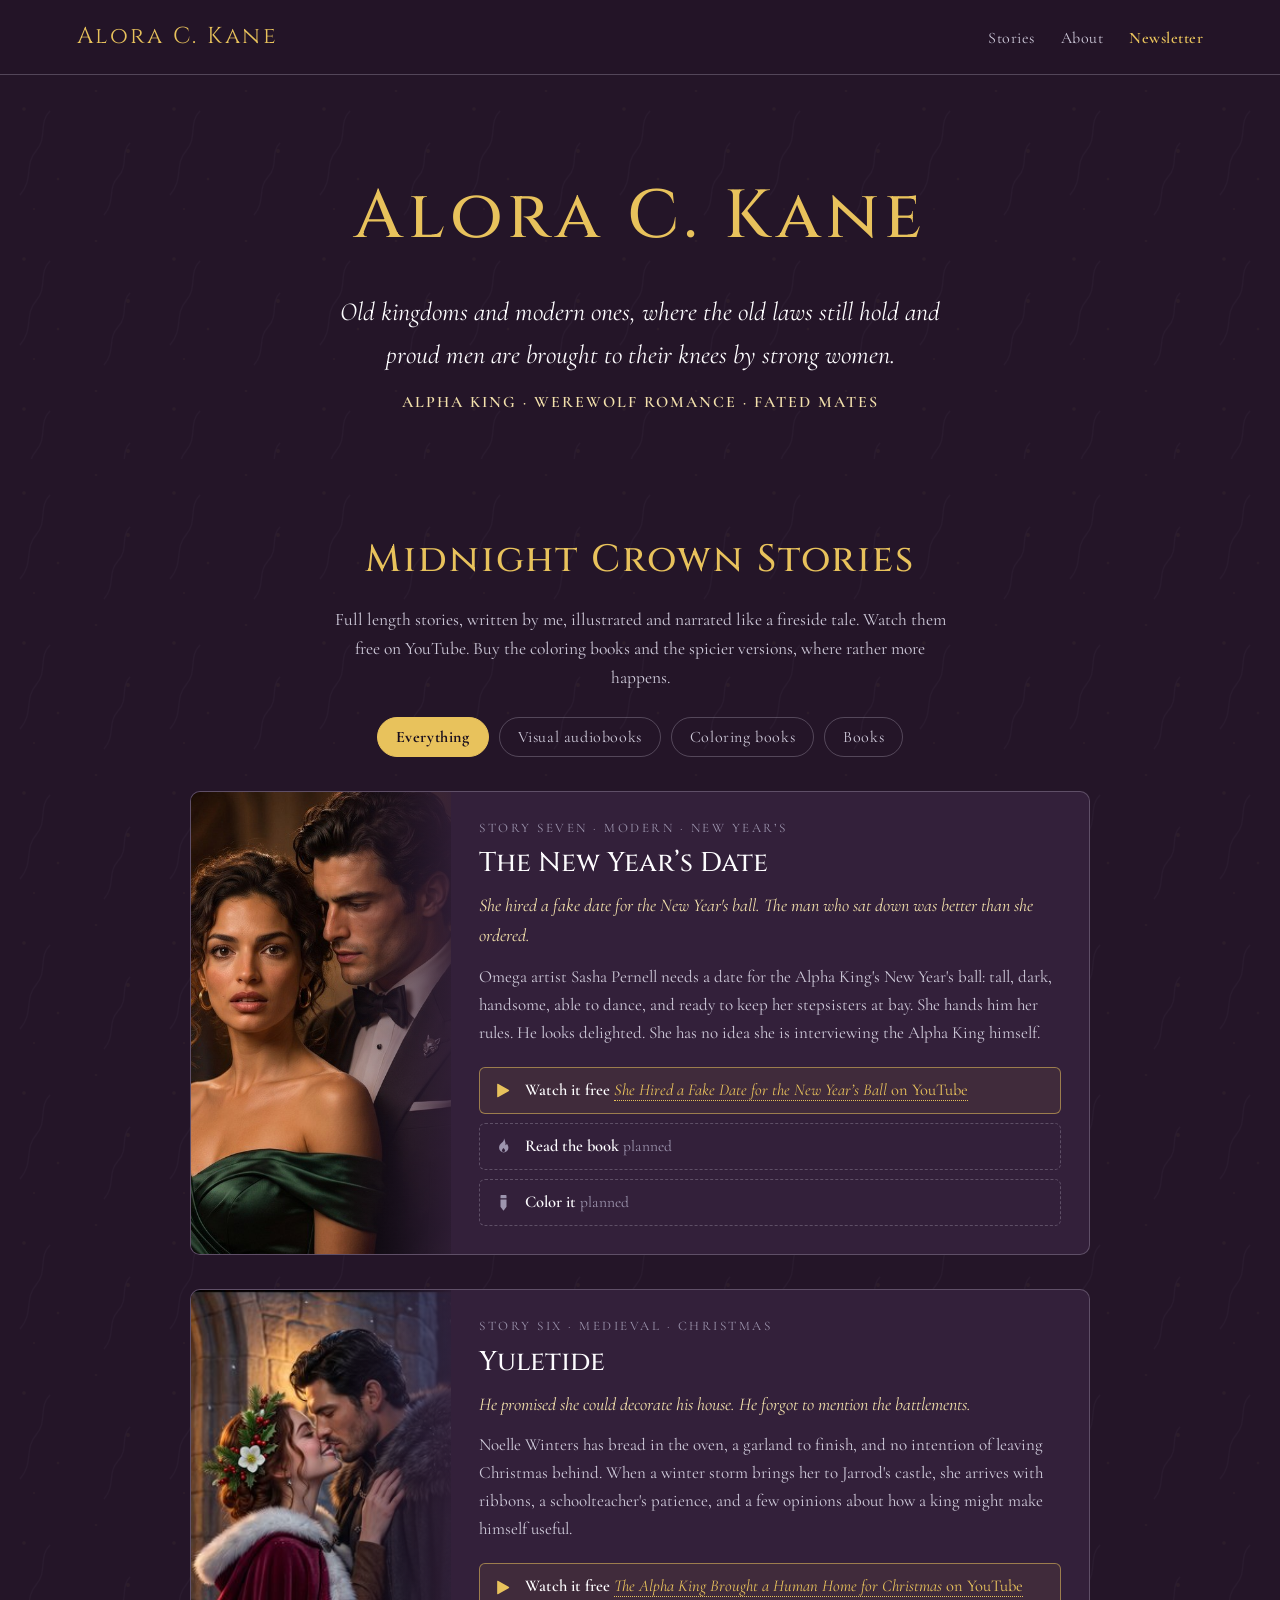
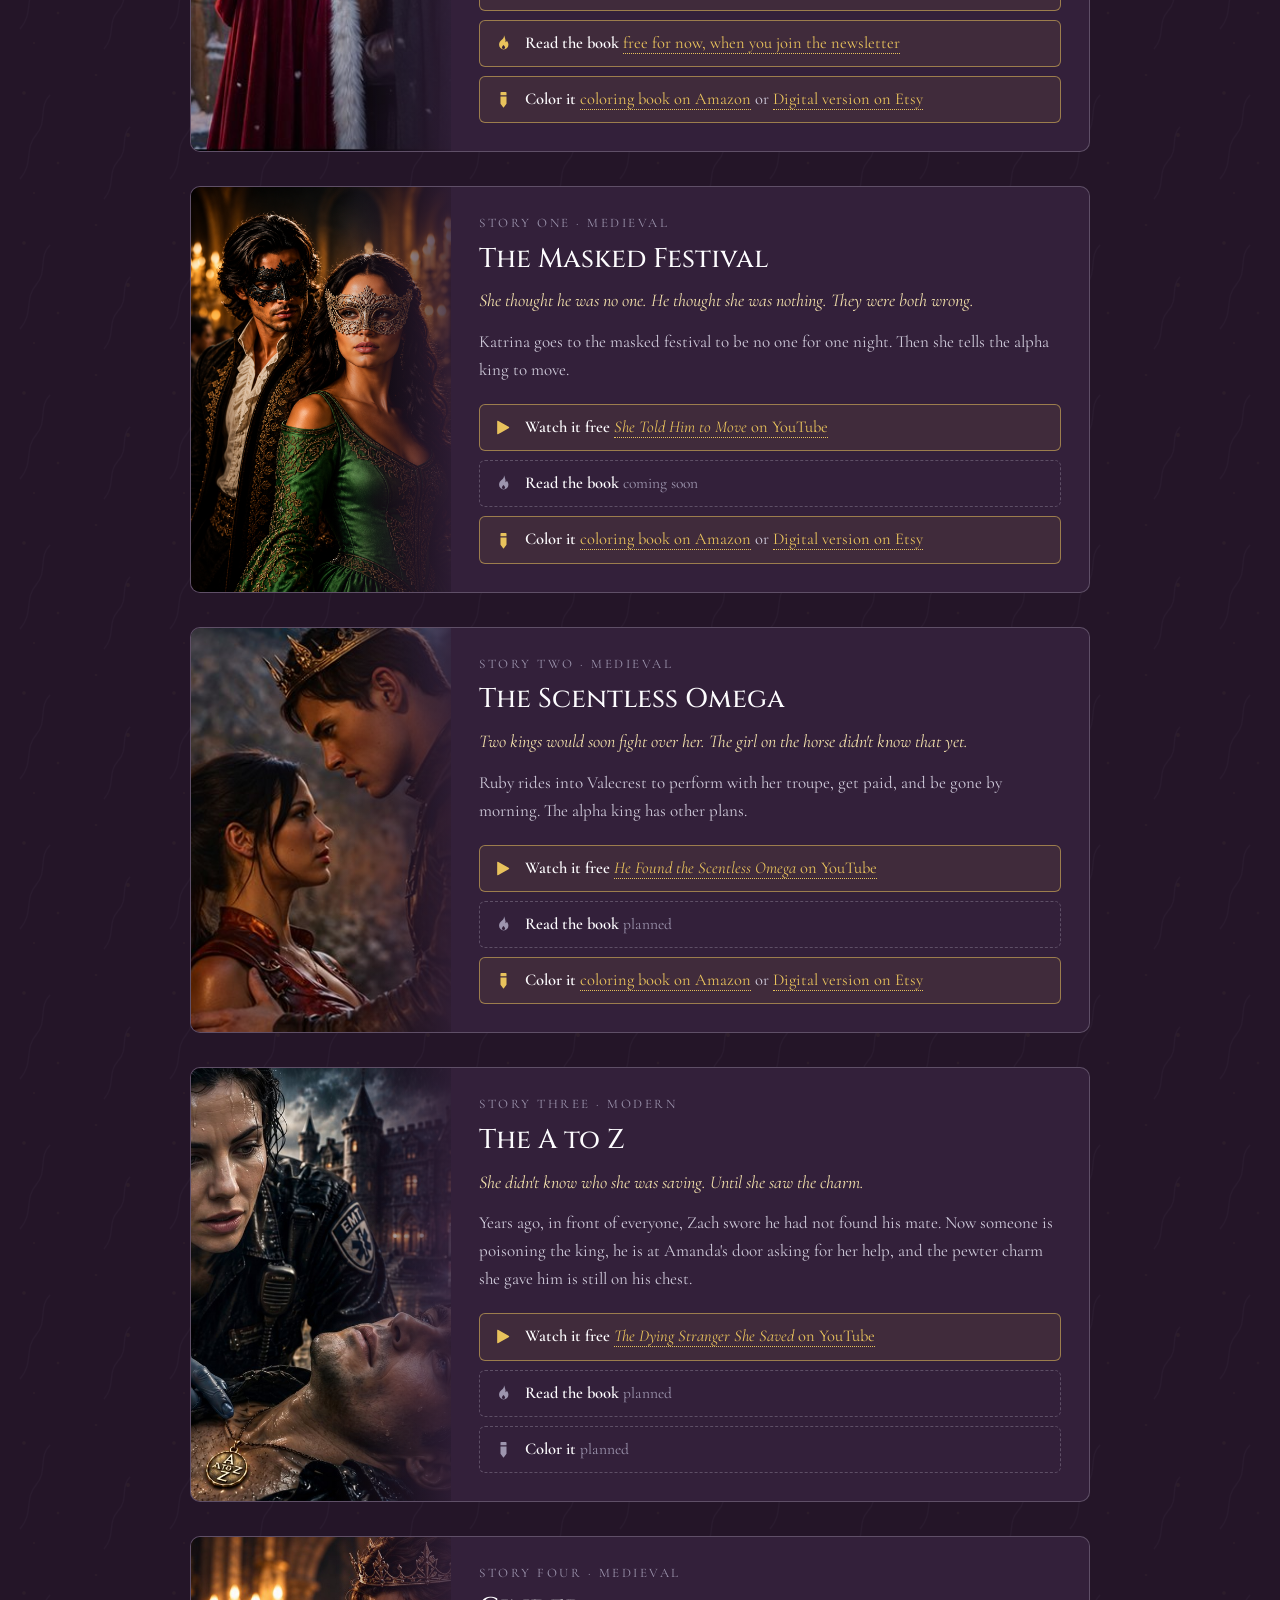
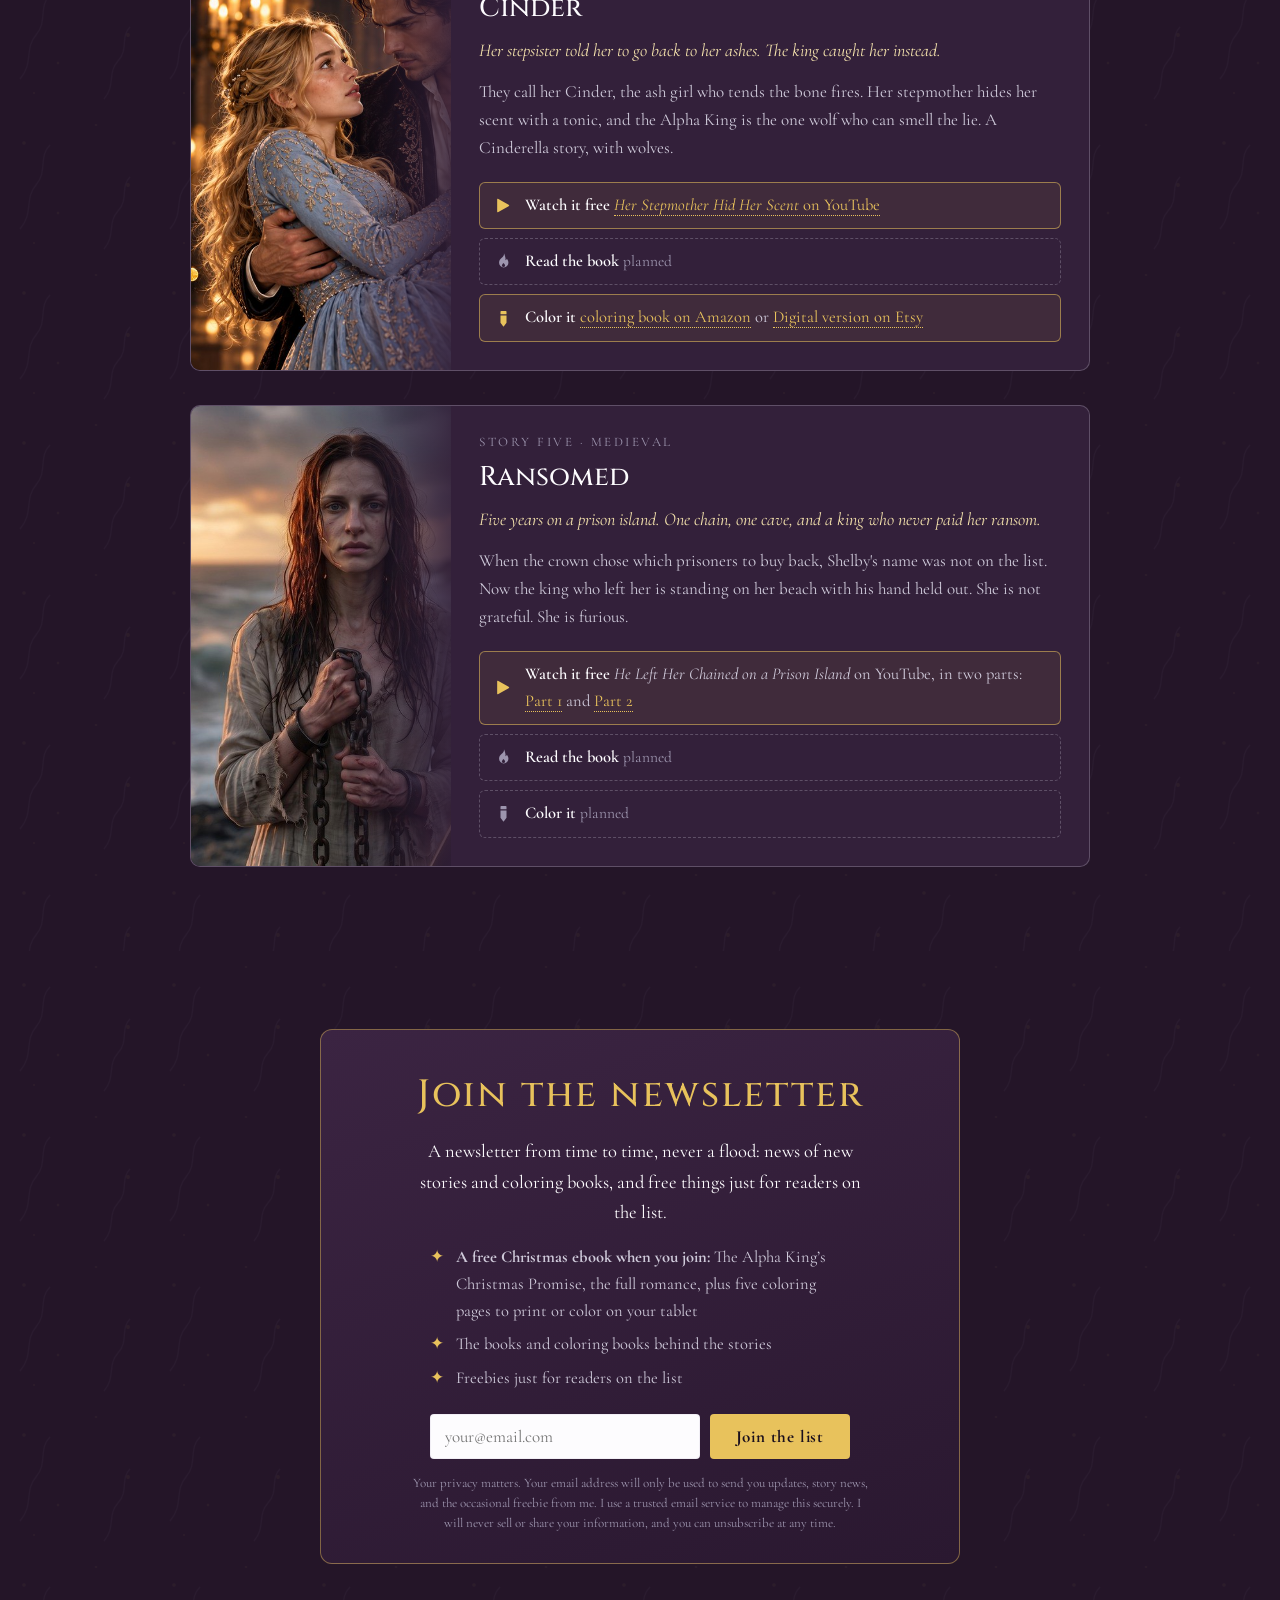
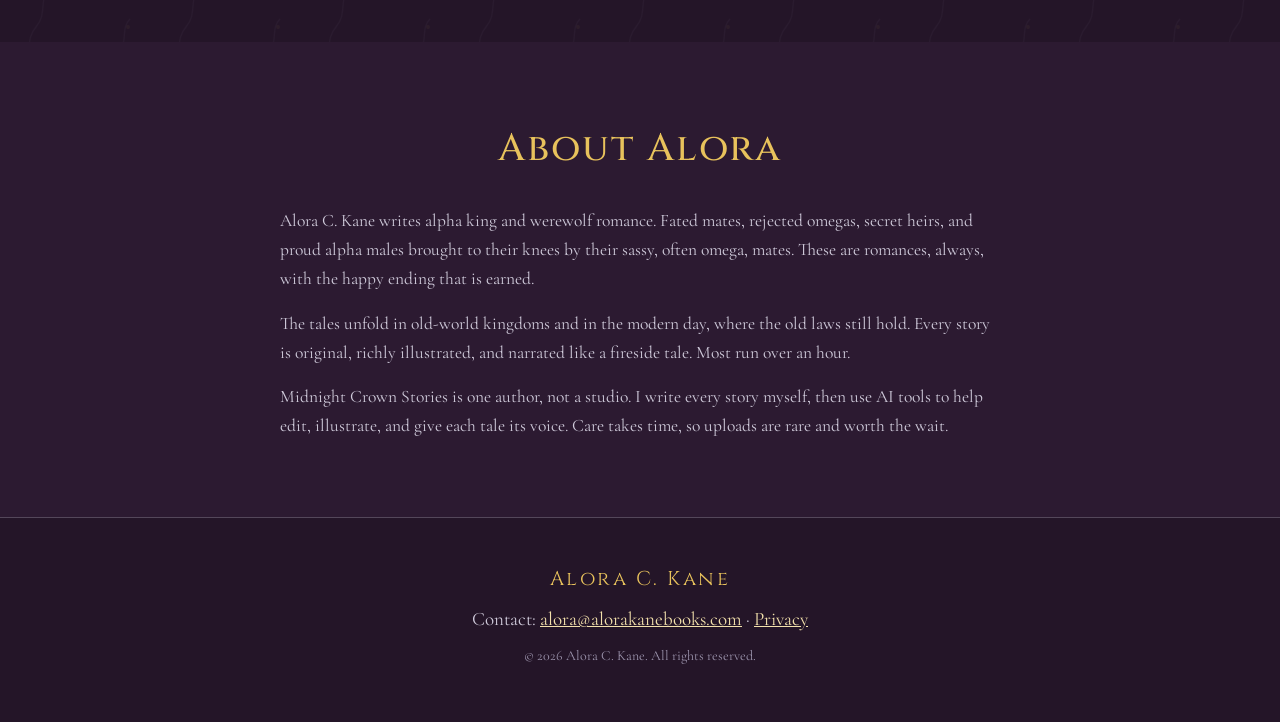
<file: index.html>
<!DOCTYPE html>
<html lang="en">
<head>
  <meta charset="UTF-8">
  <meta name="viewport" content="width=device-width, initial-scale=1.0">
  <title>Alora C. Kane | Alpha King and Werewolf Romance</title>
  <meta name="description" content="Alpha king and werewolf romance by Alora C. Kane. Free visual audiobooks on YouTube. Coloring books and the spicier novels on Amazon.">
  <meta name="author" content="Alora C. Kane">
  <meta name="robots" content="index, follow">
  <link rel="canonical" href="https://alorakanebooks.com/">
  <link rel="icon" type="image/png" sizes="256x256" href="favicon.png">
  <link rel="icon" href="favicon.ico" sizes="any">
  <link rel="apple-touch-icon" href="apple-touch-icon.png">
  <meta name="theme-color" content="#241528">
  <meta property="og:title" content="Alora C. Kane | Alpha King and Werewolf Romance">
  <meta property="og:description" content="Alpha king and werewolf romance by Alora C. Kane. Free visual audiobooks on YouTube. Coloring books and the spicier novels on Amazon.">
  <meta property="og:type" content="website">
  <meta property="og:url" content="https://alorakanebooks.com/">
  <meta property="og:site_name" content="Alora C. Kane">
  <meta property="og:locale" content="en_US">
  <meta property="og:image" content="https://alorakanebooks.com/assets/social-card.jpg">
  <meta property="og:image:width" content="1200">
  <meta property="og:image:height" content="630">
  <meta property="og:image:alt" content="A gold crown with a ruby on plum velvet, and the name Alora C. Kane">
  <meta name="twitter:card" content="summary_large_image">
  <meta name="twitter:title" content="Alora C. Kane | Alpha King and Werewolf Romance">
  <meta name="twitter:description" content="Alpha king and werewolf romance by Alora C. Kane. Free visual audiobooks on YouTube. Coloring books and the spicier novels on Amazon.">
  <meta name="twitter:image" content="https://alorakanebooks.com/assets/social-card.jpg">
  <script type="application/ld+json">
{
  "@context": "https://schema.org",
  "@type": "WebSite",
  "@id": "https://alorakanebooks.com/#site",
  "url": "https://alorakanebooks.com/",
  "name": "Alora C. Kane",
  "description": "Alpha king and werewolf romance by Alora C. Kane. Free visual audiobooks on YouTube. Coloring books and the spicier novels on Amazon.",
  "inLanguage": "en-US",
  "publisher": {
    "@id": "https://alorakanebooks.com/#alora"
  }
}
</script>
  <script type="application/ld+json">
{
  "@context": "https://schema.org",
  "@type": "Person",
  "@id": "https://alorakanebooks.com/#alora",
  "name": "Alora C. Kane",
  "url": "https://alorakanebooks.com/",
  "image": "https://alorakanebooks.com/assets/social-card.jpg",
  "jobTitle": "Author",
  "description": "Alora C. Kane writes alpha king and werewolf romance: fated mates, rejected omegas and proud alpha males brought to their knees.",
  "email": "mailto:alora@alorakanebooks.com",
  "sameAs": [
    "https://www.youtube.com/@MidnightCrownStories"
  ]
}
</script>
  <link rel="preconnect" href="https://fonts.googleapis.com">
  <link rel="preconnect" href="https://fonts.gstatic.com" crossorigin>
  <link href="https://fonts.googleapis.com/css2?family=Cinzel:wght@500;600&family=Cormorant+Garamond:ital,wght@0,400;0,500;0,600;0,700;1,400&display=swap" rel="stylesheet">
  <link rel="stylesheet" href="css/style.css?v=3">
</head>
<body>

  <header class="site-header">
    <a class="wordmark" href="index.html">Alora C. Kane</a>
    <nav>
      <a href="index.html#stories">Stories</a>
      <a href="index.html#about">About</a>
      <a href="index.html#newsletter" class="nav-cta">Newsletter</a>
    </nav>
  </header>

  <main id="top">

    <section class="hero smoke">
      <h1>Alora C. Kane</h1>
      <p class="tagline">Old kingdoms and modern ones, where the old laws still hold and proud men are brought to their knees by strong women.</p>
      <p class="genres">Alpha king &middot; werewolf romance &middot; fated mates</p>
    </section>

    <section id="stories" class="stories smoke">
      <h2>Midnight Crown Stories</h2>
      <p class="section-intro">Full length stories, written by me, illustrated and narrated like a fireside tale. Watch them free on YouTube. Buy the coloring books and the spicier versions, where rather more happens.</p>

      <div class="filter-bar" role="navigation" aria-label="Browse by kind">
        <a class="filter-chip active" href="index.html" aria-current="page">Everything</a>
        <a class="filter-chip" href="visual-audiobooks.html">Visual audiobooks</a>
        <a class="filter-chip" href="coloring-books.html">Coloring books</a>
        <a class="filter-chip" href="books.html">Books</a>
      </div>

      <div class="story-list">

        <article class="story-card">
          <div class="story-art">
            <img src="assets/stories/new-years.jpg" alt="A dark haired woman in a green satin gown and a man in a tuxedo in a candlelit ballroom" width="760" height="428">
          </div>
          <div class="story-body">
            <p class="story-kicker">Story seven &middot; Modern &middot; New Year&rsquo;s</p>
            <h3>The New Year&rsquo;s Date</h3>
            <p class="story-hook">She hired a fake date for the New Year's ball. The man who sat down was better than she ordered.</p>
            <p class="story-blurb">Omega artist Sasha Pernell needs a date for the Alpha King's New Year's ball: tall, dark, handsome, able to dance, and ready to keep her stepsisters at bay. She hands him her rules. He looks delighted. She has no idea she is interviewing the Alpha King himself.</p>
            <ul class="ways">
              <li class="way ready">
                <svg class="way-icon" viewBox="0 0 24 24" aria-hidden="true"><path d="M4 4.5a1 1 0 0 1 1.52-.85l13 7.5a1 1 0 0 1 0 1.7l-13 7.5A1 1 0 0 1 4 19.5z"/></svg>
                <span><span class="way-label">Watch it free</span> <a href="https://youtu.be/-vIFut9ics8" target="_blank" rel="noopener"><em>She Hired a Fake Date for the New Year&rsquo;s Ball</em> on YouTube</a></span>
              </li>
              <li class="way pending">
                <svg class="way-icon" viewBox="0 0 24 24" aria-hidden="true"><path d="M12.6 1.6c.4 3-1.3 4.3-2.8 5.7C8 8.9 6.4 10.5 6.4 13.6a5.9 5.9 0 0 0 11.8 0c0-2.3-1-3.9-2-5.2-.3 1-.9 1.7-1.7 2 .5-2.6-.6-5.6-1.9-8.8z"/><path d="M12 14c1.3 1 1.9 2 1.9 3a1.9 1.9 0 0 1-3.8 0c0-1 .6-2 1.9-3z" fill="#33203a"/></svg>
                <span><span class="way-label">Read the book</span> <span class="way-note">planned</span></span>
              </li>
              <li class="way pending">
                <svg class="way-icon" viewBox="0 0 24 24" aria-hidden="true"><path d="M9.2 2.4h5.6a1 1 0 0 1 1 1v3.1H8.2V3.4a1 1 0 0 1 1-1z"/><path d="M8.2 8.1h7.6v9.3l-3.3 4.4a.6.6 0 0 1-1 0L8.2 17.4z"/></svg>
                <span><span class="way-label">Color it</span> <span class="way-note">planned</span></span>
              </li>
            </ul>
          </div>
        </article>

        <article class="story-card">
          <div class="story-art">
            <img src="assets/stories/yuletide.jpg" alt="A couple kiss in a snowy castle courtyard beside a doorway hung with Christmas wreaths" width="760" height="428" loading="lazy">
          </div>
          <div class="story-body">
            <p class="story-kicker">Story six &middot; Medieval &middot; Christmas</p>
            <h3>Yuletide</h3>
            <p class="story-hook">He promised she could decorate his house. He forgot to mention the battlements.</p>
            <p class="story-blurb">Noelle Winters has bread in the oven, a garland to finish, and no intention of leaving Christmas behind. When a winter storm brings her to Jarrod's castle, she arrives with ribbons, a schoolteacher's patience, and a few opinions about how a king might make himself useful.</p>
            <ul class="ways">
              <li class="way ready">
                <svg class="way-icon" viewBox="0 0 24 24" aria-hidden="true"><path d="M4 4.5a1 1 0 0 1 1.52-.85l13 7.5a1 1 0 0 1 0 1.7l-13 7.5A1 1 0 0 1 4 19.5z"/></svg>
                <span><span class="way-label">Watch it free</span> <a href="https://youtu.be/Kkp2Bj1lcsk" target="_blank" rel="noopener"><em>The Alpha King Brought a Human Home for Christmas</em> on YouTube</a></span>
              </li>
              <li class="way ready">
                <svg class="way-icon" viewBox="0 0 24 24" aria-hidden="true"><path d="M12.6 1.6c.4 3-1.3 4.3-2.8 5.7C8 8.9 6.4 10.5 6.4 13.6a5.9 5.9 0 0 0 11.8 0c0-2.3-1-3.9-2-5.2-.3 1-.9 1.7-1.7 2 .5-2.6-.6-5.6-1.9-8.8z"/><path d="M12 14c1.3 1 1.9 2 1.9 3a1.9 1.9 0 0 1-3.8 0c0-1 .6-2 1.9-3z" fill="#33203a"/></svg>
                <span><span class="way-label">Read the book</span> <a href="index.html#newsletter">free for now, when you join the newsletter</a></span>
              </li>
              <li class="way ready">
                <svg class="way-icon" viewBox="0 0 24 24" aria-hidden="true"><path d="M9.2 2.4h5.6a1 1 0 0 1 1 1v3.1H8.2V3.4a1 1 0 0 1 1-1z"/><path d="M8.2 8.1h7.6v9.3l-3.3 4.4a.6.6 0 0 1-1 0L8.2 17.4z"/></svg>
                <span><span class="way-label">Color it</span> <a href="https://www.amazon.com/dp/B0HQBXXNMH" target="_blank" rel="noopener">coloring book on Amazon</a> or <a href="https://www.etsy.com/listing/4609408401" target="_blank" rel="noopener">Digital version on Etsy</a></span>
              </li>
            </ul>
          </div>
        </article>

        <article class="story-card">
          <div class="story-art">
            <img src="assets/stories/masked-ball-portrait.png" alt="A masked couple in a candlelit ballroom" width="1024" height="1536" loading="lazy">
          </div>
          <div class="story-body">
            <p class="story-kicker">Story one &middot; Medieval</p>
            <h3>The Masked Festival</h3>
            <p class="story-hook">She thought he was no one. He thought she was nothing. They were both wrong.</p>
            <p class="story-blurb">Katrina goes to the masked festival to be no one for one night. Then she tells the alpha king to move.</p>
            <ul class="ways">
              <li class="way ready">
                <svg class="way-icon" viewBox="0 0 24 24" aria-hidden="true"><path d="M4 4.5a1 1 0 0 1 1.52-.85l13 7.5a1 1 0 0 1 0 1.7l-13 7.5A1 1 0 0 1 4 19.5z"/></svg>
                <span><span class="way-label">Watch it free</span> <a href="https://youtu.be/tjFr5KzEjAc" target="_blank" rel="noopener"><em>She Told Him to Move</em> on YouTube</a></span>
              </li>
              <li class="way pending">
                <svg class="way-icon" viewBox="0 0 24 24" aria-hidden="true"><path d="M12.6 1.6c.4 3-1.3 4.3-2.8 5.7C8 8.9 6.4 10.5 6.4 13.6a5.9 5.9 0 0 0 11.8 0c0-2.3-1-3.9-2-5.2-.3 1-.9 1.7-1.7 2 .5-2.6-.6-5.6-1.9-8.8z"/><path d="M12 14c1.3 1 1.9 2 1.9 3a1.9 1.9 0 0 1-3.8 0c0-1 .6-2 1.9-3z" fill="#33203a"/></svg>
                <span><span class="way-label">Read the book</span> <span class="way-note">coming soon</span></span>
              </li>
              <li class="way ready">
                <svg class="way-icon" viewBox="0 0 24 24" aria-hidden="true"><path d="M9.2 2.4h5.6a1 1 0 0 1 1 1v3.1H8.2V3.4a1 1 0 0 1 1-1z"/><path d="M8.2 8.1h7.6v9.3l-3.3 4.4a.6.6 0 0 1-1 0L8.2 17.4z"/></svg>
                <span><span class="way-label">Color it</span> <a href="https://www.amazon.com/dp/B0HLMT5BRQ" target="_blank" rel="noopener">coloring book on Amazon</a> or <a href="https://www.etsy.com/listing/4586570420/the-masked-festival-romantasy-coloring" target="_blank" rel="noopener">Digital version on Etsy</a></span>
              </li>
            </ul>
          </div>
        </article>

        <article class="story-card">
          <div class="story-art">
            <img src="assets/stories/scentless-omega.jpg" alt="A crowned alpha king and a dark haired woman face to face by candlelight" width="760" height="428" loading="lazy">
          </div>
          <div class="story-body">
            <p class="story-kicker">Story two &middot; Medieval</p>
            <h3>The Scentless Omega</h3>
            <p class="story-hook">Two kings would soon fight over her. The girl on the horse didn't know that yet.</p>
            <p class="story-blurb">Ruby rides into Valecrest to perform with her troupe, get paid, and be gone by morning. The alpha king has other plans.</p>
            <ul class="ways">
              <li class="way ready">
                <svg class="way-icon" viewBox="0 0 24 24" aria-hidden="true"><path d="M4 4.5a1 1 0 0 1 1.52-.85l13 7.5a1 1 0 0 1 0 1.7l-13 7.5A1 1 0 0 1 4 19.5z"/></svg>
                <span><span class="way-label">Watch it free</span> <a href="https://youtu.be/WyUdsc8J1sw" target="_blank" rel="noopener"><em>He Found the Scentless Omega</em> on YouTube</a></span>
              </li>
              <li class="way pending">
                <svg class="way-icon" viewBox="0 0 24 24" aria-hidden="true"><path d="M12.6 1.6c.4 3-1.3 4.3-2.8 5.7C8 8.9 6.4 10.5 6.4 13.6a5.9 5.9 0 0 0 11.8 0c0-2.3-1-3.9-2-5.2-.3 1-.9 1.7-1.7 2 .5-2.6-.6-5.6-1.9-8.8z"/><path d="M12 14c1.3 1 1.9 2 1.9 3a1.9 1.9 0 0 1-3.8 0c0-1 .6-2 1.9-3z" fill="#33203a"/></svg>
                <span><span class="way-label">Read the book</span> <span class="way-note">planned</span></span>
              </li>
              <li class="way ready">
                <svg class="way-icon" viewBox="0 0 24 24" aria-hidden="true"><path d="M9.2 2.4h5.6a1 1 0 0 1 1 1v3.1H8.2V3.4a1 1 0 0 1 1-1z"/><path d="M8.2 8.1h7.6v9.3l-3.3 4.4a.6.6 0 0 1-1 0L8.2 17.4z"/></svg>
                <span><span class="way-label">Color it</span> <a href="https://www.amazon.com/dp/B0HLT8RYZV" target="_blank" rel="noopener">coloring book on Amazon</a> or <a href="https://www.etsy.com/listing/4586610553/romantasy-coloring-book-for-adults-the" target="_blank" rel="noopener">Digital version on Etsy</a></span>
              </li>
            </ul>
          </div>
        </article>

        <article class="story-card">
          <div class="story-art">
            <img src="assets/stories/a-to-z.jpg" alt="A medic kneels over an unconscious man wearing a charm, a castle behind them" width="760" height="771" loading="lazy">
          </div>
          <div class="story-body">
            <p class="story-kicker">Story three &middot; Modern</p>
            <h3>The A to Z</h3>
            <p class="story-hook">She didn't know who she was saving. Until she saw the charm.</p>
            <p class="story-blurb">Years ago, in front of everyone, Zach swore he had not found his mate. Now someone is poisoning the king, he is at Amanda's door asking for her help, and the pewter charm she gave him is still on his chest.</p>
            <ul class="ways">
              <li class="way ready">
                <svg class="way-icon" viewBox="0 0 24 24" aria-hidden="true"><path d="M4 4.5a1 1 0 0 1 1.52-.85l13 7.5a1 1 0 0 1 0 1.7l-13 7.5A1 1 0 0 1 4 19.5z"/></svg>
                <span><span class="way-label">Watch it free</span> <a href="https://youtu.be/8X2T5HzNIz4" target="_blank" rel="noopener"><em>The Dying Stranger She Saved</em> on YouTube</a></span>
              </li>
              <li class="way pending">
                <svg class="way-icon" viewBox="0 0 24 24" aria-hidden="true"><path d="M12.6 1.6c.4 3-1.3 4.3-2.8 5.7C8 8.9 6.4 10.5 6.4 13.6a5.9 5.9 0 0 0 11.8 0c0-2.3-1-3.9-2-5.2-.3 1-.9 1.7-1.7 2 .5-2.6-.6-5.6-1.9-8.8z"/><path d="M12 14c1.3 1 1.9 2 1.9 3a1.9 1.9 0 0 1-3.8 0c0-1 .6-2 1.9-3z" fill="#33203a"/></svg>
                <span><span class="way-label">Read the book</span> <span class="way-note">planned</span></span>
              </li>
              <li class="way pending">
                <svg class="way-icon" viewBox="0 0 24 24" aria-hidden="true"><path d="M9.2 2.4h5.6a1 1 0 0 1 1 1v3.1H8.2V3.4a1 1 0 0 1 1-1z"/><path d="M8.2 8.1h7.6v9.3l-3.3 4.4a.6.6 0 0 1-1 0L8.2 17.4z"/></svg>
                <span><span class="way-label">Color it</span> <span class="way-note">planned</span></span>
              </li>
            </ul>
          </div>
        </article>

        <article class="story-card">
          <div class="story-art">
            <img src="assets/stories/cinder.jpg" alt="A crowned king carries a blonde woman in a blue ball gown through a candlelit ballroom" width="640" height="750" loading="lazy">
          </div>
          <div class="story-body">
            <p class="story-kicker">Story four &middot; Medieval</p>
            <h3>Cinder</h3>
            <p class="story-hook">Her stepsister told her to go back to her ashes. The king caught her instead.</p>
            <p class="story-blurb">They call her Cinder, the ash girl who tends the bone fires. Her stepmother hides her scent with a tonic, and the Alpha King is the one wolf who can smell the lie. A Cinderella story, with wolves.</p>
            <ul class="ways">
              <li class="way ready">
                <svg class="way-icon" viewBox="0 0 24 24" aria-hidden="true"><path d="M4 4.5a1 1 0 0 1 1.52-.85l13 7.5a1 1 0 0 1 0 1.7l-13 7.5A1 1 0 0 1 4 19.5z"/></svg>
                <span><span class="way-label">Watch it free</span> <a href="https://youtu.be/RLSa9n4NTHg" target="_blank" rel="noopener"><em>Her Stepmother Hid Her Scent</em> on YouTube</a></span>
              </li>
              <li class="way pending">
                <svg class="way-icon" viewBox="0 0 24 24" aria-hidden="true"><path d="M12.6 1.6c.4 3-1.3 4.3-2.8 5.7C8 8.9 6.4 10.5 6.4 13.6a5.9 5.9 0 0 0 11.8 0c0-2.3-1-3.9-2-5.2-.3 1-.9 1.7-1.7 2 .5-2.6-.6-5.6-1.9-8.8z"/><path d="M12 14c1.3 1 1.9 2 1.9 3a1.9 1.9 0 0 1-3.8 0c0-1 .6-2 1.9-3z" fill="#33203a"/></svg>
                <span><span class="way-label">Read the book</span> <span class="way-note">planned</span></span>
              </li>
              <li class="way ready">
                <svg class="way-icon" viewBox="0 0 24 24" aria-hidden="true"><path d="M9.2 2.4h5.6a1 1 0 0 1 1 1v3.1H8.2V3.4a1 1 0 0 1 1-1z"/><path d="M8.2 8.1h7.6v9.3l-3.3 4.4a.6.6 0 0 1-1 0L8.2 17.4z"/></svg>
                <span><span class="way-label">Color it</span> <a href="https://www.amazon.com/dp/B0HPLDWX5Q" target="_blank" rel="noopener">coloring book on Amazon</a> or <a href="https://www.etsy.com/listing/4604394652/cinderella-romantasy-coloring-book-for" target="_blank" rel="noopener">Digital version on Etsy</a></span>
              </li>
            </ul>
          </div>
        </article>

        <article class="story-card">
          <div class="story-art">
            <img src="assets/stories/ransomed.jpg" alt="A woman in chains on a stormy island shore" width="512" height="720" loading="lazy">
          </div>
          <div class="story-body">
            <p class="story-kicker">Story five &middot; Medieval</p>
            <h3>Ransomed</h3>
            <p class="story-hook">Five years on a prison island. One chain, one cave, and a king who never paid her ransom.</p>
            <p class="story-blurb">When the crown chose which prisoners to buy back, Shelby's name was not on the list. Now the king who left her is standing on her beach with his hand held out. She is not grateful. She is furious.</p>
            <ul class="ways">
              <li class="way ready">
                <svg class="way-icon" viewBox="0 0 24 24" aria-hidden="true"><path d="M4 4.5a1 1 0 0 1 1.52-.85l13 7.5a1 1 0 0 1 0 1.7l-13 7.5A1 1 0 0 1 4 19.5z"/></svg>
                <span><span class="way-label">Watch it free</span> <em>He Left Her Chained on a Prison Island</em> on YouTube, in two parts: <a href="https://youtu.be/_rgFtv3YwpI" target="_blank" rel="noopener">Part 1</a> and <a href="https://youtu.be/fnOx3grqdHY" target="_blank" rel="noopener">Part 2</a></span>
              </li>
              <li class="way pending">
                <svg class="way-icon" viewBox="0 0 24 24" aria-hidden="true"><path d="M12.6 1.6c.4 3-1.3 4.3-2.8 5.7C8 8.9 6.4 10.5 6.4 13.6a5.9 5.9 0 0 0 11.8 0c0-2.3-1-3.9-2-5.2-.3 1-.9 1.7-1.7 2 .5-2.6-.6-5.6-1.9-8.8z"/><path d="M12 14c1.3 1 1.9 2 1.9 3a1.9 1.9 0 0 1-3.8 0c0-1 .6-2 1.9-3z" fill="#33203a"/></svg>
                <span><span class="way-label">Read the book</span> <span class="way-note">planned</span></span>
              </li>
              <li class="way pending">
                <svg class="way-icon" viewBox="0 0 24 24" aria-hidden="true"><path d="M9.2 2.4h5.6a1 1 0 0 1 1 1v3.1H8.2V3.4a1 1 0 0 1 1-1z"/><path d="M8.2 8.1h7.6v9.3l-3.3 4.4a.6.6 0 0 1-1 0L8.2 17.4z"/></svg>
                <span><span class="way-label">Color it</span> <span class="way-note">planned</span></span>
              </li>
            </ul>
          </div>
        </article>

      </div>
    </section>

    <section id="newsletter" class="newsletter smoke">
      <div class="newsletter-panel">
        <h2>Join the newsletter</h2>
        <p class="offer">A newsletter from time to time, never a flood: news of new stories and coloring books, and free things just for readers on the list.</p>
        <ul class="offer-list">
          <li><strong>A free Christmas ebook when you join:</strong> The Alpha King&rsquo;s Christmas Promise, the full romance, plus five coloring pages to print or color on your tablet</li>
          <li>The books and coloring books behind the stories</li>
          <li>Freebies just for readers on the list</li>
        </ul>

        <form class="signup" id="signup-form">
          <input type="email" id="ml-email" placeholder="your@email.com" aria-label="Email address" required>
          <button type="submit" class="button gold">Join the list</button>
        </form>
        <p class="signup-status" id="ml-status" hidden></p>
        <p class="fine-print">Your privacy matters. Your email address will only be used to send you updates, story news, and the occasional freebie from me. I use a trusted email service to manage this securely. I will never sell or share your information, and you can unsubscribe at any time.</p>
      </div>
    </section>

    <section id="about" class="about">
      <div class="about-inner">
        <h2>About Alora</h2>
        <p>Alora C. Kane writes alpha king and werewolf romance. Fated mates, rejected omegas, secret heirs, and proud alpha males brought to their knees by their sassy, often omega, mates. These are romances, always, with the happy ending that is earned.</p>
        <p>The tales unfold in old-world kingdoms and in the modern day, where the old laws still hold. Every story is original, richly illustrated, and narrated like a fireside tale. Most run over an hour.</p>
        <p>Midnight Crown Stories is one author, not a studio. I write every story myself, then use AI tools to help edit, illustrate, and give each tale its voice. Care takes time, so uploads are rare and worth the wait.</p>
      </div>
    </section>

  </main>

  <footer class="site-footer">
    <p class="footer-name">Alora C. Kane</p>
    <p>Contact: <a href="mailto:alora@alorakanebooks.com">alora@alorakanebooks.com</a> &middot; <a href="privacy.html">Privacy</a></p>
    <p class="copyright">&copy; 2026 Alora C. Kane. All rights reserved.</p>
  </footer>

  <!-- GoatCounter visitor counter: no cookies, no personal data. Stats at alorakanebooks.goatcounter.com -->
  <script data-goatcounter="https://alorakanebooks.goatcounter.com/count" async src="//gc.zgo.at/count.js"></script>

  <script>
    var f = document.getElementById('signup-form');
    if (f) {
      f.addEventListener('submit', async function (e) {
        e.preventDefault();
        var status = document.getElementById('ml-status');
        var email = document.getElementById('ml-email').value;
        status.hidden = false;
        status.textContent = 'Sending...';
        try {
          var res = await fetch('https://assets.mailerlite.com/jsonp/2617378/forms/197803070582687706/subscribe', {
            method: 'POST',
            body: new URLSearchParams({
              'fields[email]': email,
              'ml-submit': '1',
              'anticsrf': 'true'
            })
          });
          var data = await res.json();
          if (data.success) {
            f.hidden = true;
            status.textContent = 'Almost there. Check your inbox for a confirmation email and click the button inside. Your free Christmas ebook arrives right after.';
          } else {
            status.textContent = 'That did not go through. Check the address and try again.';
          }
        } catch (err) {
          status.textContent = 'Connection hiccup. Please try again in a moment.';
        }
      });
    }
  </script>
</body>
</html>
</file>
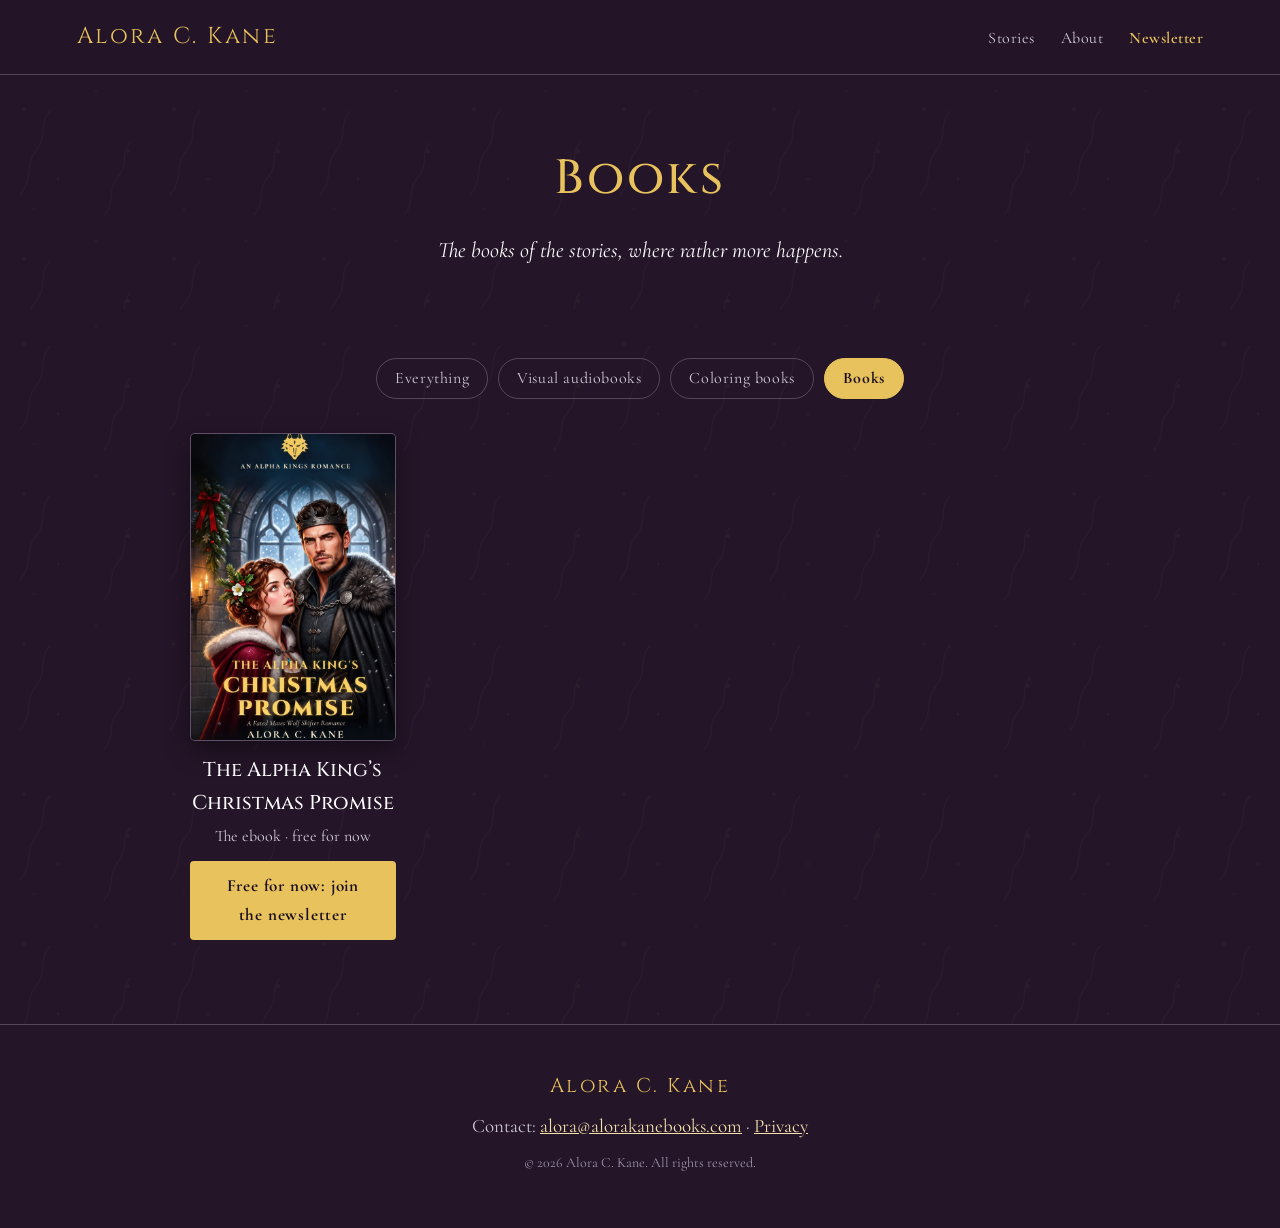
<file: books.html>
<!DOCTYPE html>
<html lang="en">
<head>
  <meta charset="UTF-8">
  <meta name="viewport" content="width=device-width, initial-scale=1.0">
  <title>Books | Alora C. Kane</title>
  <meta name="description" content="Alpha king and werewolf romance novels by Alora C. Kane on Amazon: the spicier versions of the free YouTube stories.">
  <meta name="author" content="Alora C. Kane">
  <meta name="robots" content="index, follow">
  <link rel="canonical" href="https://alorakanebooks.com/books.html">
  <link rel="icon" type="image/png" sizes="256x256" href="favicon.png">
  <link rel="icon" href="favicon.ico" sizes="any">
  <link rel="apple-touch-icon" href="apple-touch-icon.png">
  <meta name="theme-color" content="#241528">
  <meta property="og:title" content="Books | Alora C. Kane">
  <meta property="og:description" content="Alpha king and werewolf romance novels by Alora C. Kane on Amazon: the spicier versions of the free YouTube stories.">
  <meta property="og:type" content="website">
  <meta property="og:url" content="https://alorakanebooks.com/books.html">
  <meta property="og:site_name" content="Alora C. Kane">
  <meta property="og:locale" content="en_US">
  <meta property="og:image" content="https://alorakanebooks.com/assets/social-card.jpg">
  <meta property="og:image:width" content="1200">
  <meta property="og:image:height" content="630">
  <meta property="og:image:alt" content="A gold crown with a ruby on plum velvet, and the name Alora C. Kane">
  <meta name="twitter:card" content="summary_large_image">
  <meta name="twitter:title" content="Books | Alora C. Kane">
  <meta name="twitter:description" content="Alpha king and werewolf romance novels by Alora C. Kane on Amazon: the spicier versions of the free YouTube stories.">
  <meta name="twitter:image" content="https://alorakanebooks.com/assets/social-card.jpg">
  <script type="application/ld+json">
{
  "@context": "https://schema.org",
  "@type": "CollectionPage",
  "url": "https://alorakanebooks.com/books.html",
  "name": "Books",
  "description": "Alpha king and werewolf romance novels by Alora C. Kane on Amazon: the spicier versions of the free YouTube stories.",
  "isPartOf": {
    "@id": "https://alorakanebooks.com/#site"
  },
  "author": {
    "@id": "https://alorakanebooks.com/#alora"
  },
  "breadcrumb": {
    "@type": "BreadcrumbList",
    "itemListElement": [
      {
        "@type": "ListItem",
        "position": 1,
        "name": "Alora C. Kane",
        "item": "https://alorakanebooks.com/"
      },
      {
        "@type": "ListItem",
        "position": 2,
        "name": "Books",
        "item": "https://alorakanebooks.com/books.html"
      }
    ]
  }
}
</script>
  <link rel="preconnect" href="https://fonts.googleapis.com">
  <link rel="preconnect" href="https://fonts.gstatic.com" crossorigin>
  <link href="https://fonts.googleapis.com/css2?family=Cinzel:wght@500;600&family=Cormorant+Garamond:ital,wght@0,400;0,500;0,600;0,700;1,400&display=swap" rel="stylesheet">
  <link rel="stylesheet" href="css/style.css?v=3">
</head>
<body>

  <header class="site-header">
    <a class="wordmark" href="index.html">Alora C. Kane</a>
    <nav>
      <a href="index.html#stories">Stories</a>
      <a href="index.html#about">About</a>
      <a href="index.html#newsletter" class="nav-cta">Newsletter</a>
    </nav>
  </header>

  <main id="top">

    <section class="page-hero smoke">
      <h1>Books</h1>
      <p class="tagline">The books of the stories, where rather more happens.</p>
    </section>

    <section class="stories smoke">
      <div class="filter-bar" role="navigation" aria-label="Browse by kind">
        <a class="filter-chip" href="index.html">Everything</a>
        <a class="filter-chip" href="visual-audiobooks.html">Visual audiobooks</a>
        <a class="filter-chip" href="coloring-books.html">Coloring books</a>
        <a class="filter-chip active" href="books.html" aria-current="page">Books</a>
      </div>

      <div class="product-grid">

        <article class="product">
          <div class="p-cover tall"><img src="assets/covers/christmas-promise-ebook.jpg" alt="Cover of The Alpha King&rsquo;s Christmas Promise"></div>
          <h3>The Alpha King&rsquo;s Christmas Promise</h3>
          <p class="p-line">The ebook &middot; free for now</p>
          <a class="button gold" href="index.html#newsletter">Free for now: join the newsletter</a>
        </article>

      </div>
    </section>

  </main>

  <footer class="site-footer">
    <p class="footer-name">Alora C. Kane</p>
    <p>Contact: <a href="mailto:alora@alorakanebooks.com">alora@alorakanebooks.com</a> &middot; <a href="privacy.html">Privacy</a></p>
    <p class="copyright">&copy; 2026 Alora C. Kane. All rights reserved.</p>
  </footer>

  <!-- GoatCounter visitor counter: no cookies, no personal data. Stats at alorakanebooks.goatcounter.com -->
  <script data-goatcounter="https://alorakanebooks.goatcounter.com/count" async src="//gc.zgo.at/count.js"></script>
</body>
</html>
</file>
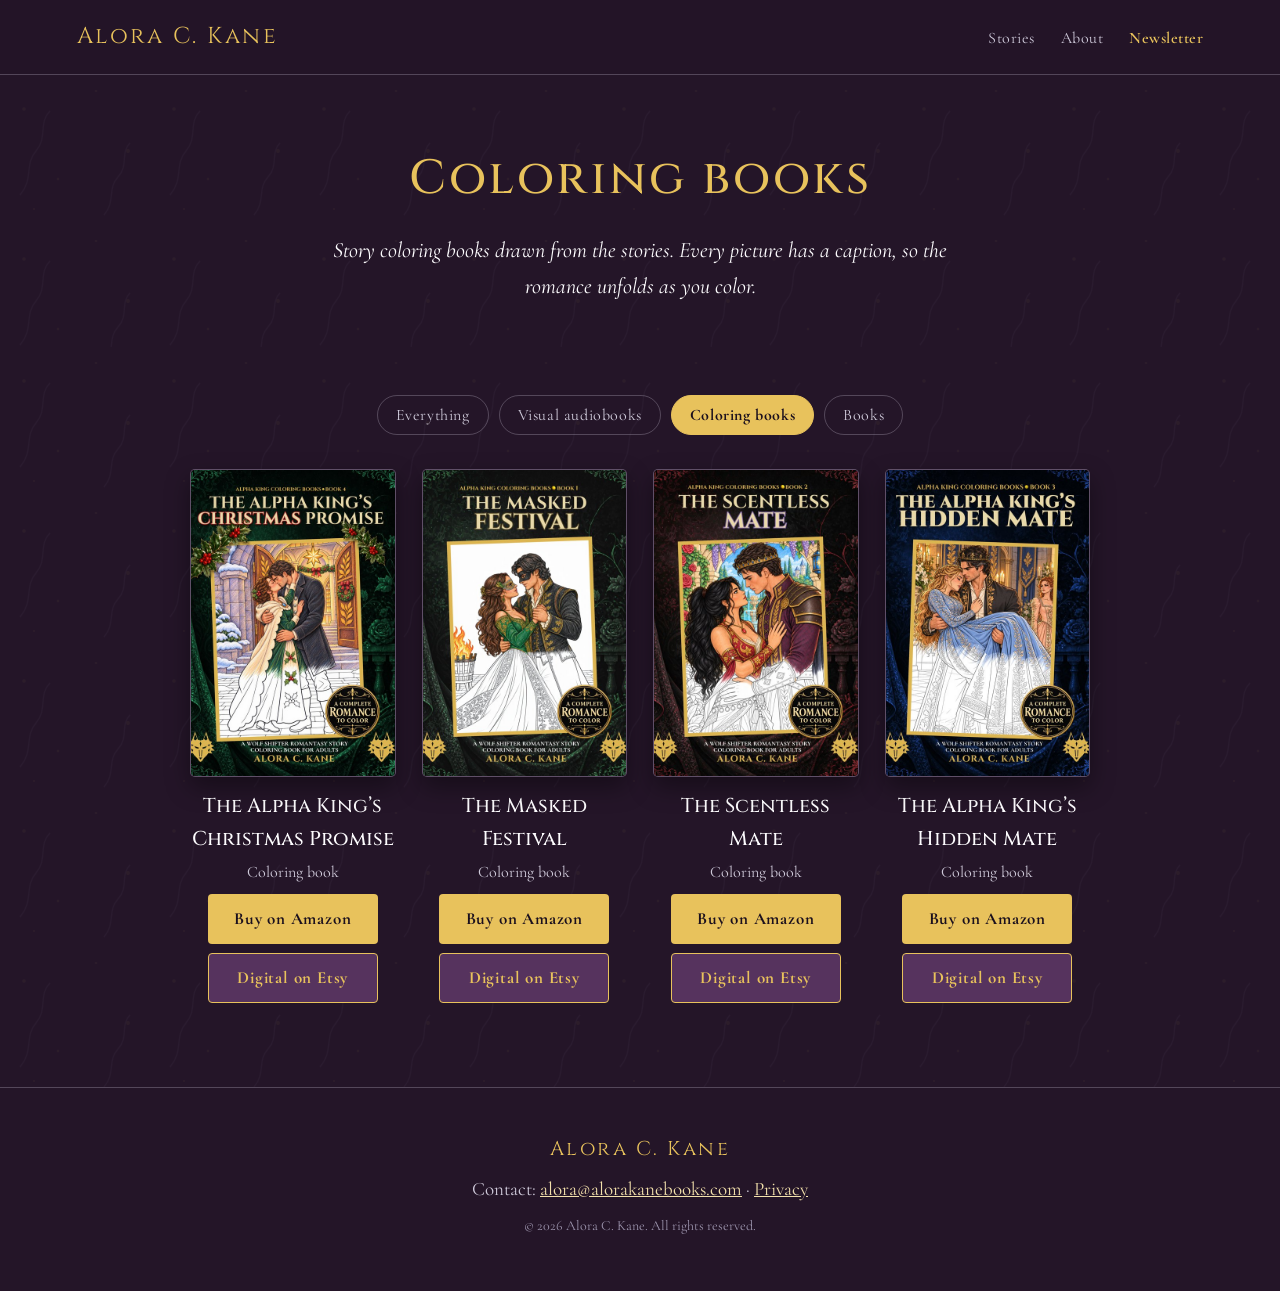
<file: coloring-books.html>
<!DOCTYPE html>
<html lang="en">
<head>
  <meta charset="UTF-8">
  <meta name="viewport" content="width=device-width, initial-scale=1.0">
  <title>Coloring books | Alora C. Kane</title>
  <meta name="description" content="Printable alpha king and werewolf romance coloring books by Alora C. Kane, drawn from the Midnight Crown stories. Paperbacks on Amazon and digital editions on Etsy.">
  <meta name="author" content="Alora C. Kane">
  <meta name="robots" content="index, follow">
  <link rel="canonical" href="https://alorakanebooks.com/coloring-books.html">
  <link rel="icon" type="image/png" sizes="256x256" href="favicon.png">
  <link rel="icon" href="favicon.ico" sizes="any">
  <link rel="apple-touch-icon" href="apple-touch-icon.png">
  <meta name="theme-color" content="#241528">
  <meta property="og:title" content="Coloring books | Alora C. Kane">
  <meta property="og:description" content="Printable alpha king and werewolf romance coloring books by Alora C. Kane, drawn from the Midnight Crown stories. Paperbacks on Amazon and digital editions on Etsy.">
  <meta property="og:type" content="website">
  <meta property="og:url" content="https://alorakanebooks.com/coloring-books.html">
  <meta property="og:site_name" content="Alora C. Kane">
  <meta property="og:locale" content="en_US">
  <meta property="og:image" content="https://alorakanebooks.com/assets/social-card.jpg">
  <meta property="og:image:width" content="1200">
  <meta property="og:image:height" content="630">
  <meta property="og:image:alt" content="A gold crown with a ruby on plum velvet, and the name Alora C. Kane">
  <meta name="twitter:card" content="summary_large_image">
  <meta name="twitter:title" content="Coloring books | Alora C. Kane">
  <meta name="twitter:description" content="Printable alpha king and werewolf romance coloring books by Alora C. Kane, drawn from the Midnight Crown stories. Paperbacks on Amazon and digital editions on Etsy.">
  <meta name="twitter:image" content="https://alorakanebooks.com/assets/social-card.jpg">
  <script type="application/ld+json">
{
  "@context": "https://schema.org",
  "@type": "CollectionPage",
  "url": "https://alorakanebooks.com/coloring-books.html",
  "name": "Coloring books",
  "description": "Printable alpha king and werewolf romance coloring books by Alora C. Kane, drawn from the Midnight Crown stories. Paperbacks on Amazon and digital editions on Etsy.",
  "isPartOf": {
    "@id": "https://alorakanebooks.com/#site"
  },
  "author": {
    "@id": "https://alorakanebooks.com/#alora"
  },
  "breadcrumb": {
    "@type": "BreadcrumbList",
    "itemListElement": [
      {
        "@type": "ListItem",
        "position": 1,
        "name": "Alora C. Kane",
        "item": "https://alorakanebooks.com/"
      },
      {
        "@type": "ListItem",
        "position": 2,
        "name": "Coloring books",
        "item": "https://alorakanebooks.com/coloring-books.html"
      }
    ]
  }
}
</script>
  <link rel="preconnect" href="https://fonts.googleapis.com">
  <link rel="preconnect" href="https://fonts.gstatic.com" crossorigin>
  <link href="https://fonts.googleapis.com/css2?family=Cinzel:wght@500;600&family=Cormorant+Garamond:ital,wght@0,400;0,500;0,600;0,700;1,400&display=swap" rel="stylesheet">
  <link rel="stylesheet" href="css/style.css?v=3">
</head>
<body>

  <header class="site-header">
    <a class="wordmark" href="index.html">Alora C. Kane</a>
    <nav>
      <a href="index.html#stories">Stories</a>
      <a href="index.html#about">About</a>
      <a href="index.html#newsletter" class="nav-cta">Newsletter</a>
    </nav>
  </header>

  <main id="top">

    <section class="page-hero smoke">
      <h1>Coloring books</h1>
      <p class="tagline">Story coloring books drawn from the stories. Every picture has a caption, so the romance unfolds as you color.</p>
    </section>

    <section class="stories smoke">
      <div class="filter-bar" role="navigation" aria-label="Browse by kind">
        <a class="filter-chip" href="index.html">Everything</a>
        <a class="filter-chip" href="visual-audiobooks.html">Visual audiobooks</a>
        <a class="filter-chip active" href="coloring-books.html" aria-current="page">Coloring books</a>
        <a class="filter-chip" href="books.html">Books</a>
      </div>

      <div class="product-grid">

        <article class="product">
          <div class="p-cover tall"><img src="assets/covers/christmas-promise-coloring.jpg" alt="Cover of The Alpha King&rsquo;s Christmas Promise"></div>
          <h3>The Alpha King&rsquo;s Christmas Promise</h3>
          <p class="p-line">Coloring book</p>
          <div class="purchase-buttons">
            <a class="button gold" href="https://www.amazon.com/dp/B0HQBXXNMH" target="_blank" rel="noopener">Buy on Amazon</a>
            <a class="button etsy" href="https://www.etsy.com/listing/4609408401" target="_blank" rel="noopener">Digital on Etsy</a>
          </div>
        </article>

        <article class="product">
          <div class="p-cover tall"><img src="assets/covers/masked-festival-coloring.jpg" alt="Cover of The Masked Festival"></div>
          <h3>The Masked Festival</h3>
          <p class="p-line">Coloring book</p>
          <div class="purchase-buttons">
            <a class="button gold" href="https://www.amazon.com/dp/B0HLMT5BRQ" target="_blank" rel="noopener">Buy on Amazon</a>
            <a class="button etsy" href="https://www.etsy.com/listing/4586570420/the-masked-festival-romantasy-coloring" target="_blank" rel="noopener">Digital on Etsy</a>
          </div>
        </article>

        <article class="product">
          <div class="p-cover tall"><img src="assets/covers/scentless-mate-coloring.jpg" alt="Cover of The Scentless Mate"></div>
          <h3>The Scentless Mate</h3>
          <p class="p-line">Coloring book</p>
          <div class="purchase-buttons">
            <a class="button gold" href="https://www.amazon.com/dp/B0HLT8RYZV" target="_blank" rel="noopener">Buy on Amazon</a>
            <a class="button etsy" href="https://www.etsy.com/listing/4586610553/romantasy-coloring-book-for-adults-the" target="_blank" rel="noopener">Digital on Etsy</a>
          </div>
        </article>

        <article class="product">
          <div class="p-cover tall"><img src="assets/covers/hidden-mate-coloring.jpg" alt="Cover of The Alpha King&rsquo;s Hidden Mate"></div>
          <h3>The Alpha King&rsquo;s Hidden Mate</h3>
          <p class="p-line">Coloring book</p>
          <div class="purchase-buttons">
            <a class="button gold" href="https://www.amazon.com/dp/B0HPLDWX5Q" target="_blank" rel="noopener">Buy on Amazon</a>
            <a class="button etsy" href="https://www.etsy.com/listing/4604394652/cinderella-romantasy-coloring-book-for" target="_blank" rel="noopener">Digital on Etsy</a>
          </div>
        </article>

      </div>
    </section>

  </main>

  <footer class="site-footer">
    <p class="footer-name">Alora C. Kane</p>
    <p>Contact: <a href="mailto:alora@alorakanebooks.com">alora@alorakanebooks.com</a> &middot; <a href="privacy.html">Privacy</a></p>
    <p class="copyright">&copy; 2026 Alora C. Kane. All rights reserved.</p>
  </footer>

  <!-- GoatCounter visitor counter: no cookies, no personal data. Stats at alorakanebooks.goatcounter.com -->
  <script data-goatcounter="https://alorakanebooks.goatcounter.com/count" async src="//gc.zgo.at/count.js"></script>
</body>
</html>
</file>
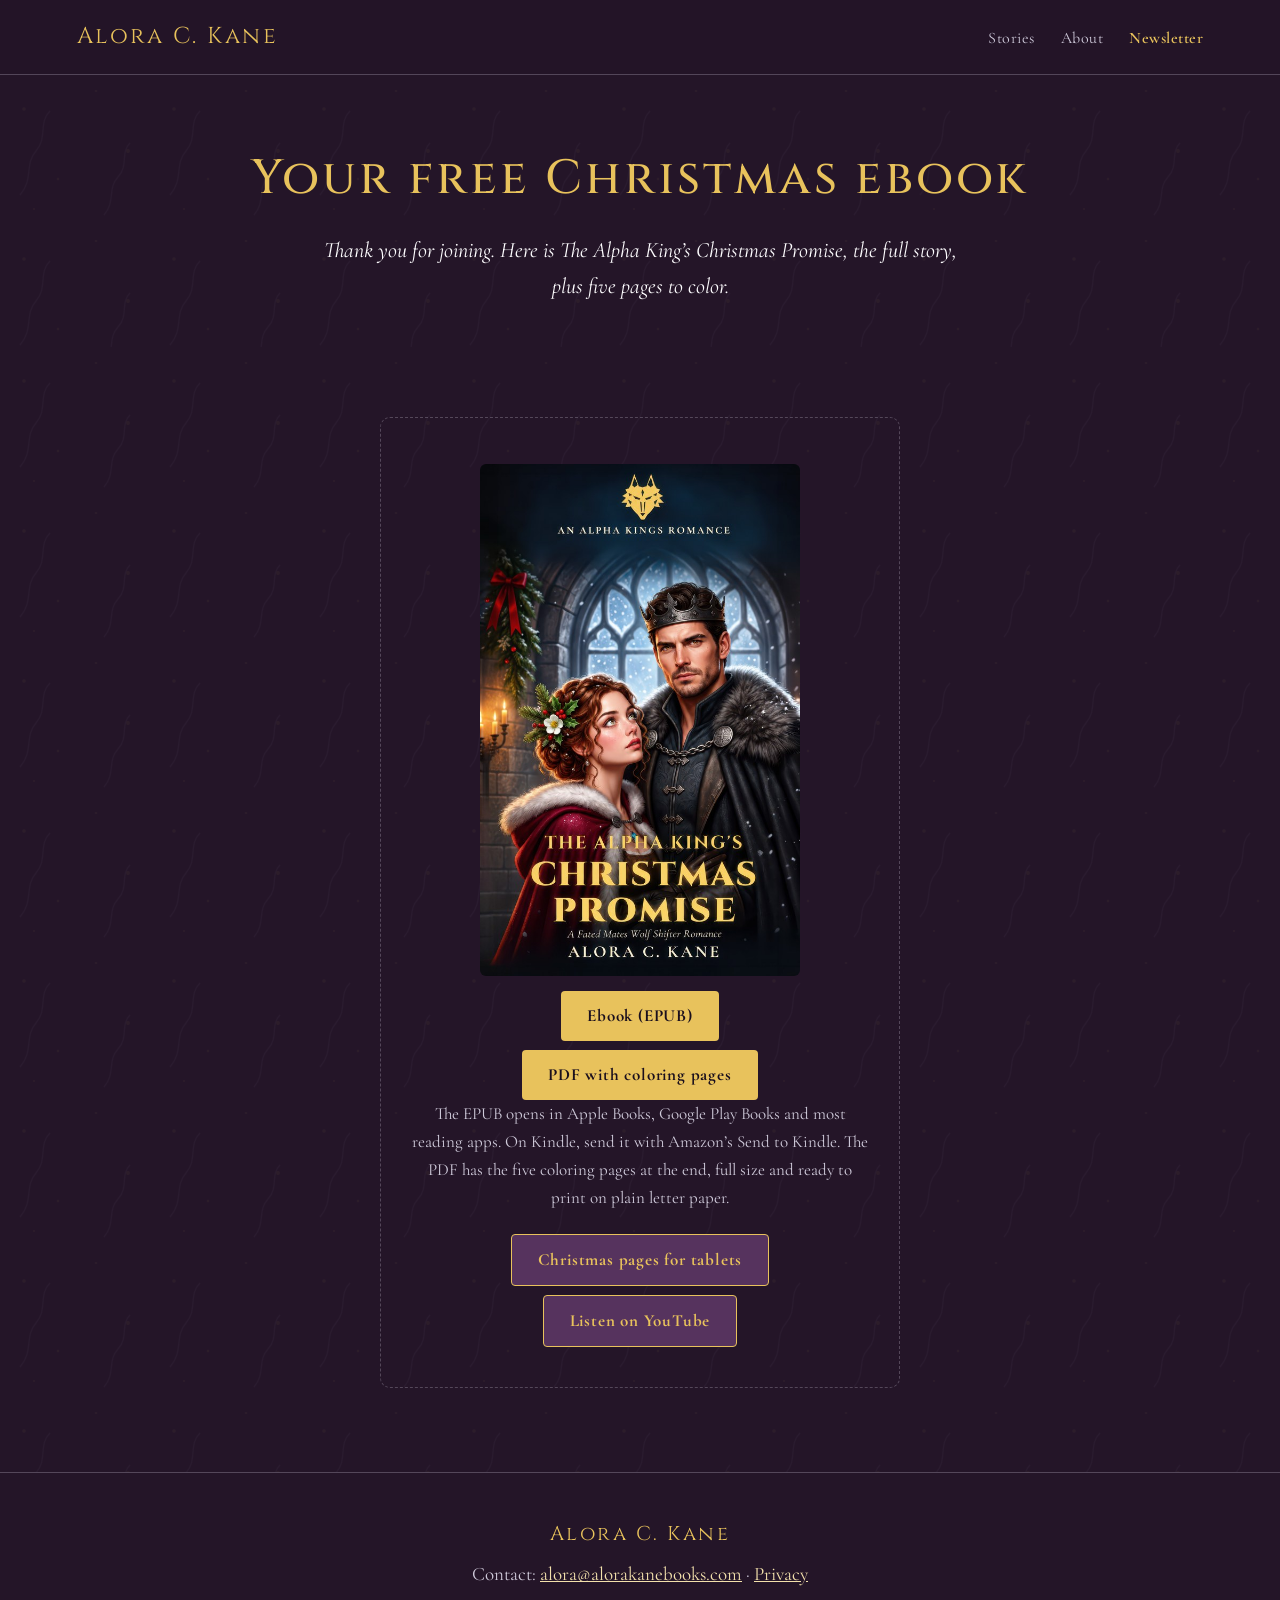
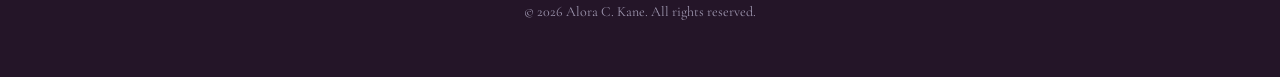
<file: gift.html>
<!DOCTYPE html>
<html lang="en">
<head>
  <meta charset="UTF-8">
  <meta name="viewport" content="width=device-width, initial-scale=1.0">
  <title>Your free Christmas ebook | Alora C. Kane</title>
  <meta name="description" content="A free Christmas ebook for newsletter readers.">
  <meta name="author" content="Alora C. Kane">
  <meta name="robots" content="noindex">
  <link rel="canonical" href="https://alorakanebooks.com/gift.html">
  <link rel="icon" type="image/png" sizes="256x256" href="favicon.png">
  <link rel="icon" href="favicon.ico" sizes="any">
  <link rel="apple-touch-icon" href="apple-touch-icon.png">
  <meta name="theme-color" content="#241528">
  <meta property="og:title" content="Your free Christmas ebook | Alora C. Kane">
  <meta property="og:description" content="A free Christmas ebook for newsletter readers.">
  <meta property="og:type" content="website">
  <meta property="og:url" content="https://alorakanebooks.com/gift.html">
  <meta property="og:site_name" content="Alora C. Kane">
  <meta property="og:locale" content="en_US">
  <meta property="og:image" content="https://alorakanebooks.com/assets/social-card.jpg">
  <meta property="og:image:width" content="1200">
  <meta property="og:image:height" content="630">
  <meta property="og:image:alt" content="A gold crown with a ruby on plum velvet, and the name Alora C. Kane">
  <meta name="twitter:card" content="summary_large_image">
  <meta name="twitter:title" content="Your free Christmas ebook | Alora C. Kane">
  <meta name="twitter:description" content="A free Christmas ebook for newsletter readers.">
  <meta name="twitter:image" content="https://alorakanebooks.com/assets/social-card.jpg">
  <link rel="preconnect" href="https://fonts.googleapis.com">
  <link rel="preconnect" href="https://fonts.gstatic.com" crossorigin>
  <link href="https://fonts.googleapis.com/css2?family=Cinzel:wght@500;600&family=Cormorant+Garamond:ital,wght@0,400;0,500;0,600;0,700;1,400&display=swap" rel="stylesheet">
  <link rel="stylesheet" href="css/style.css?v=3">
</head>
<body>

  <header class="site-header">
    <a class="wordmark" href="index.html">Alora C. Kane</a>
    <nav>
      <a href="index.html#stories">Stories</a>
      <a href="index.html#about">About</a>
      <a href="index.html#newsletter" class="nav-cta">Newsletter</a>
    </nav>
  </header>

  <main id="top">

    <section class="page-hero smoke">
      <h1>Your free Christmas ebook</h1>
      <p class="tagline">Thank you for joining. Here is The Alpha King&rsquo;s Christmas Promise, the full story, plus five pages to color.</p>
    </section>

    <section class="stories smoke">
      <div class="shelf-empty">
        <p><img src="assets/covers/christmas-promise-ebook.jpg" alt="Cover of The Alpha King&rsquo;s Christmas Promise" style="max-width:320px;width:100%;height:auto;border-radius:6px"></p>
        <div class="purchase-buttons">
          <a class="button gold" href="assets/gifts/the-alpha-kings-christmas-promise.epub" download>Ebook (EPUB)</a>
          <a class="button gold" href="assets/gifts/the-alpha-kings-christmas-promise.pdf" target="_blank" rel="noopener">PDF with coloring pages</a>
        </div>
        <p class="shelf-empty-hint">The EPUB opens in Apple Books, Google Play Books and most reading apps. On Kindle, send it with Amazon&rsquo;s Send to Kindle. The PDF has the five coloring pages at the end, full size and ready to print on plain letter paper.</p>
        <div class="purchase-buttons">
          <a class="button etsy" href="assets/gifts/alora-christmas-gift-tablet-pages.zip">Christmas pages for tablets</a>
          <a class="button etsy" href="https://youtu.be/Kkp2Bj1lcsk" target="_blank" rel="noopener">Listen on YouTube</a>
        </div>
      </div>
    </section>

  </main>

  <footer class="site-footer">
    <p class="footer-name">Alora C. Kane</p>
    <p>Contact: <a href="mailto:alora@alorakanebooks.com">alora@alorakanebooks.com</a> &middot; <a href="privacy.html">Privacy</a></p>
    <p class="copyright">&copy; 2026 Alora C. Kane. All rights reserved.</p>
  </footer>

  <!-- GoatCounter visitor counter: no cookies, no personal data. Stats at alorakanebooks.goatcounter.com -->
  <script data-goatcounter="https://alorakanebooks.goatcounter.com/count" async src="//gc.zgo.at/count.js"></script>
</body>
</html>
</file>
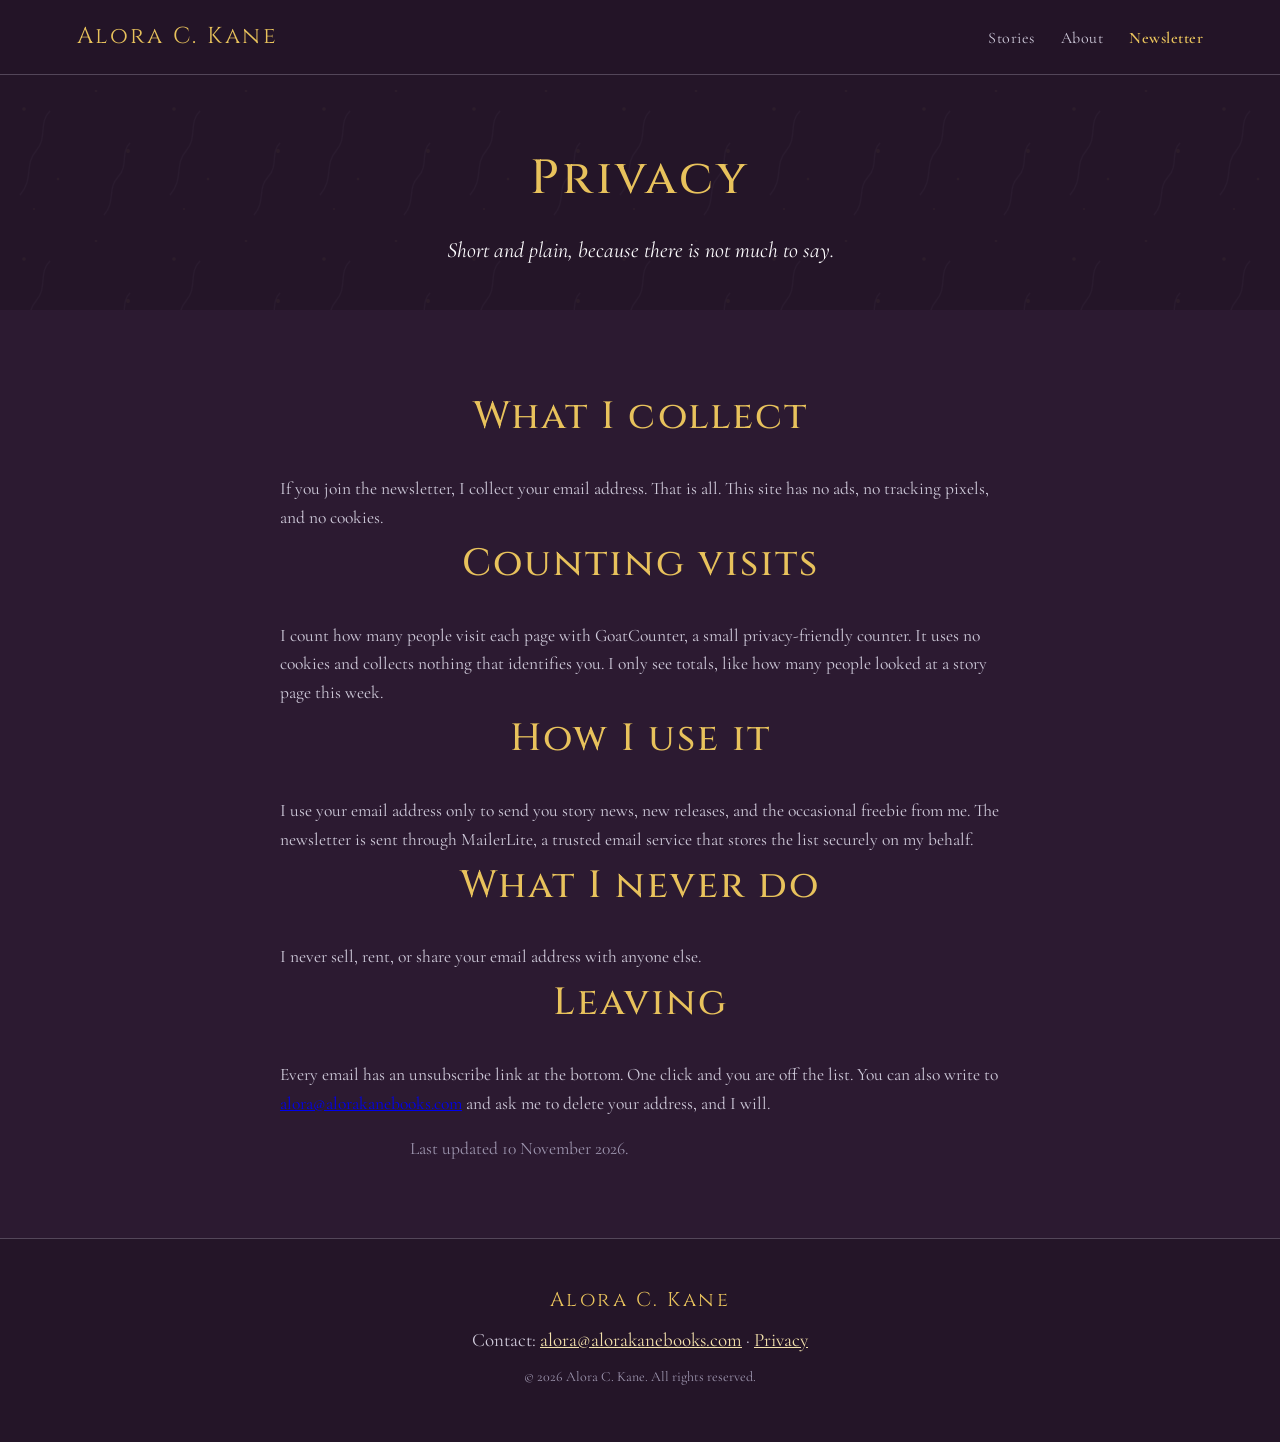
<file: privacy.html>
<!DOCTYPE html>
<html lang="en">
<head>
  <meta charset="UTF-8">
  <meta name="viewport" content="width=device-width, initial-scale=1.0">
  <title>Privacy | Alora C. Kane</title>
  <meta name="description" content="How Alora C. Kane handles newsletter email addresses.">
  <meta name="author" content="Alora C. Kane">
  <meta name="robots" content="index, follow">
  <link rel="canonical" href="https://alorakanebooks.com/privacy.html">
  <link rel="icon" type="image/png" sizes="256x256" href="favicon.png">
  <link rel="icon" href="favicon.ico" sizes="any">
  <link rel="apple-touch-icon" href="apple-touch-icon.png">
  <meta name="theme-color" content="#241528">
  <meta property="og:title" content="Privacy | Alora C. Kane">
  <meta property="og:description" content="How Alora C. Kane handles newsletter email addresses.">
  <meta property="og:type" content="website">
  <meta property="og:url" content="https://alorakanebooks.com/privacy.html">
  <meta property="og:site_name" content="Alora C. Kane">
  <meta property="og:locale" content="en_US">
  <meta property="og:image" content="https://alorakanebooks.com/assets/social-card.jpg">
  <meta property="og:image:width" content="1200">
  <meta property="og:image:height" content="630">
  <meta property="og:image:alt" content="A gold crown with a ruby on plum velvet, and the name Alora C. Kane">
  <meta name="twitter:card" content="summary_large_image">
  <meta name="twitter:title" content="Privacy | Alora C. Kane">
  <meta name="twitter:description" content="How Alora C. Kane handles newsletter email addresses.">
  <meta name="twitter:image" content="https://alorakanebooks.com/assets/social-card.jpg">
  <link rel="preconnect" href="https://fonts.googleapis.com">
  <link rel="preconnect" href="https://fonts.gstatic.com" crossorigin>
  <link href="https://fonts.googleapis.com/css2?family=Cinzel:wght@500;600&family=Cormorant+Garamond:ital,wght@0,400;0,500;0,600;0,700;1,400&display=swap" rel="stylesheet">
  <link rel="stylesheet" href="css/style.css?v=3">
</head>
<body>

  <header class="site-header">
    <a class="wordmark" href="index.html">Alora C. Kane</a>
    <nav>
      <a href="index.html#stories">Stories</a>
      <a href="index.html#about">About</a>
      <a href="index.html#newsletter" class="nav-cta">Newsletter</a>
    </nav>
  </header>

  <main id="top">

    <section class="page-hero smoke">
      <h1>Privacy</h1>
      <p class="tagline">Short and plain, because there is not much to say.</p>
    </section>

    <section class="about">
      <div class="about-inner">
        <h2>What I collect</h2>
        <p>If you join the newsletter, I collect your email address. That is all. This site has no ads, no tracking pixels, and no cookies.</p>
        <h2>Counting visits</h2>
        <p>I count how many people visit each page with GoatCounter, a small privacy-friendly counter. It uses no cookies and collects nothing that identifies you. I only see totals, like how many people looked at a story page this week.</p>
        <h2>How I use it</h2>
        <p>I use your email address only to send you story news, new releases, and the occasional freebie from me. The newsletter is sent through MailerLite, a trusted email service that stores the list securely on my behalf.</p>
        <h2>What I never do</h2>
        <p>I never sell, rent, or share your email address with anyone else.</p>
        <h2>Leaving</h2>
        <p>Every email has an unsubscribe link at the bottom. One click and you are off the list. You can also write to <a href="mailto:alora@alorakanebooks.com">alora@alorakanebooks.com</a> and ask me to delete your address, and I will.</p>
        <p class="fine-print">Last updated 10 November 2026.</p>
      </div>
    </section>

  </main>

  <footer class="site-footer">
    <p class="footer-name">Alora C. Kane</p>
    <p>Contact: <a href="mailto:alora@alorakanebooks.com">alora@alorakanebooks.com</a> &middot; <a href="privacy.html">Privacy</a></p>
    <p class="copyright">&copy; 2026 Alora C. Kane. All rights reserved.</p>
  </footer>

  <!-- GoatCounter visitor counter: no cookies, no personal data. Stats at alorakanebooks.goatcounter.com -->
  <script data-goatcounter="https://alorakanebooks.goatcounter.com/count" async src="//gc.zgo.at/count.js"></script>
</body>
</html>
</file>
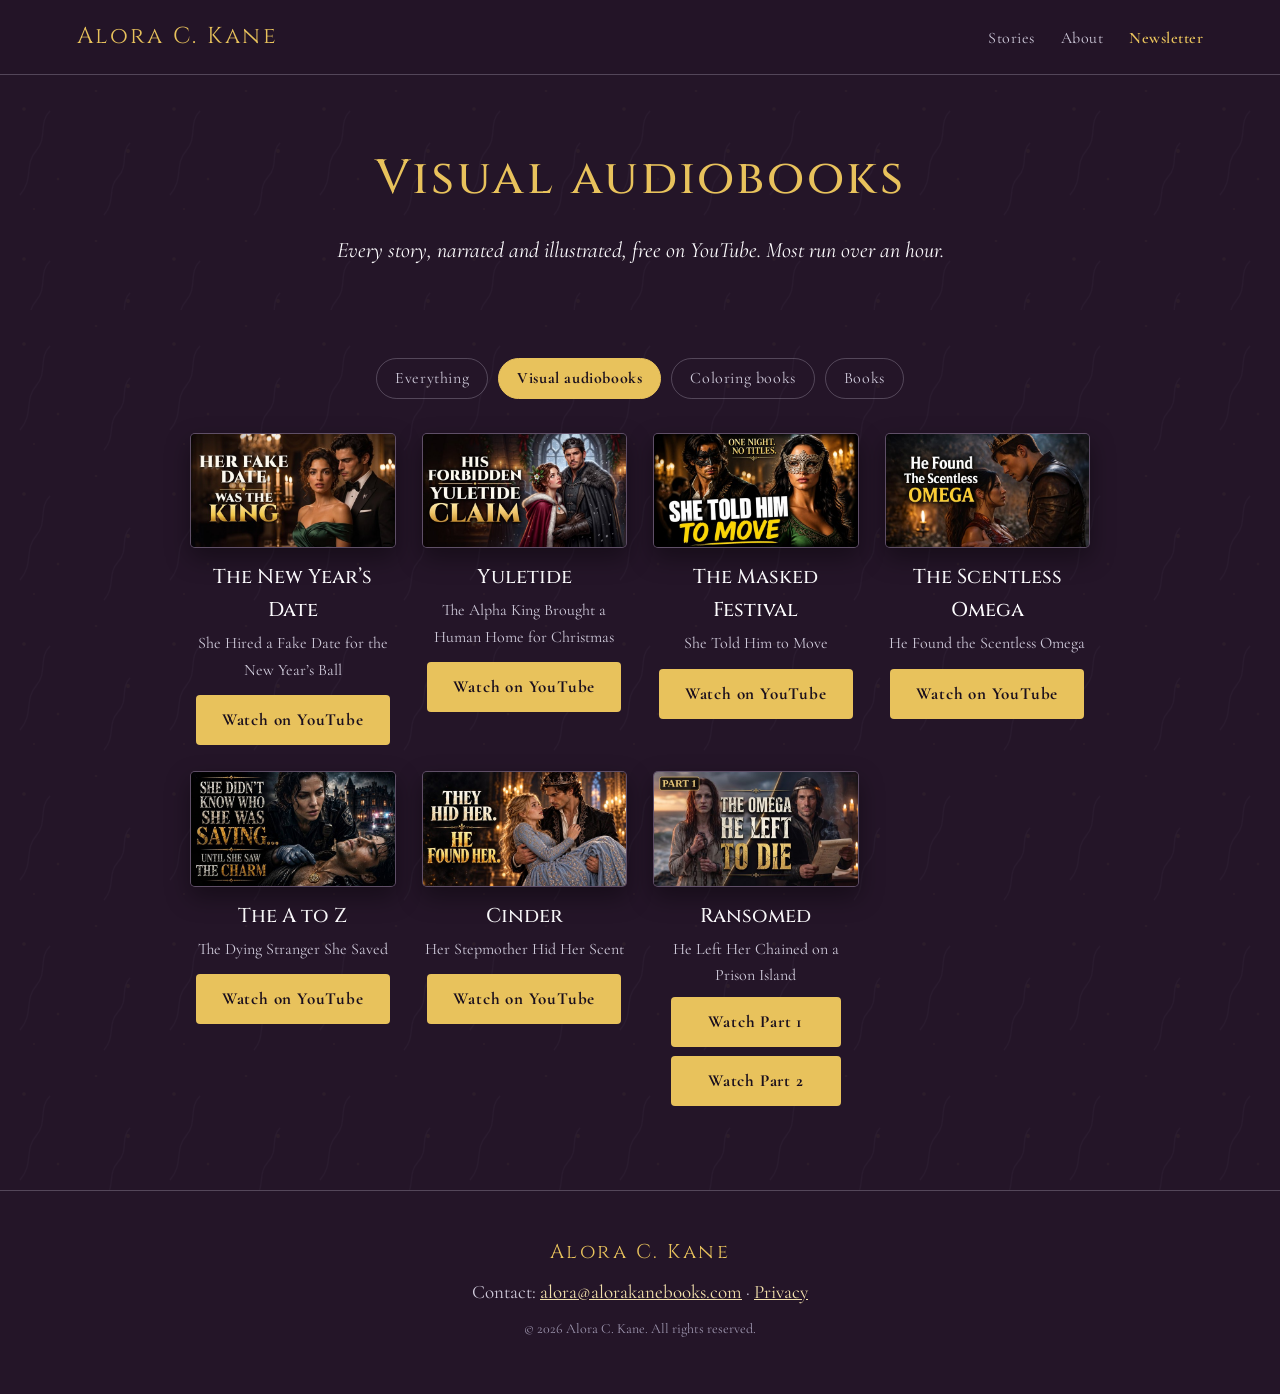
<file: visual-audiobooks.html>
<!DOCTYPE html>
<html lang="en">
<head>
  <meta charset="UTF-8">
  <meta name="viewport" content="width=device-width, initial-scale=1.0">
  <title>Visual audiobooks | Alora C. Kane</title>
  <meta name="description" content="Free visual audiobooks by Alora C. Kane on YouTube: alpha king and werewolf romance, illustrated and narrated, most over an hour long.">
  <meta name="author" content="Alora C. Kane">
  <meta name="robots" content="index, follow">
  <link rel="canonical" href="https://alorakanebooks.com/visual-audiobooks.html">
  <link rel="icon" type="image/png" sizes="256x256" href="favicon.png">
  <link rel="icon" href="favicon.ico" sizes="any">
  <link rel="apple-touch-icon" href="apple-touch-icon.png">
  <meta name="theme-color" content="#241528">
  <meta property="og:title" content="Visual audiobooks | Alora C. Kane">
  <meta property="og:description" content="Free visual audiobooks by Alora C. Kane on YouTube: alpha king and werewolf romance, illustrated and narrated, most over an hour long.">
  <meta property="og:type" content="website">
  <meta property="og:url" content="https://alorakanebooks.com/visual-audiobooks.html">
  <meta property="og:site_name" content="Alora C. Kane">
  <meta property="og:locale" content="en_US">
  <meta property="og:image" content="https://alorakanebooks.com/assets/social-card.jpg">
  <meta property="og:image:width" content="1200">
  <meta property="og:image:height" content="630">
  <meta property="og:image:alt" content="A gold crown with a ruby on plum velvet, and the name Alora C. Kane">
  <meta name="twitter:card" content="summary_large_image">
  <meta name="twitter:title" content="Visual audiobooks | Alora C. Kane">
  <meta name="twitter:description" content="Free visual audiobooks by Alora C. Kane on YouTube: alpha king and werewolf romance, illustrated and narrated, most over an hour long.">
  <meta name="twitter:image" content="https://alorakanebooks.com/assets/social-card.jpg">
  <script type="application/ld+json">
{
  "@context": "https://schema.org",
  "@type": "CollectionPage",
  "url": "https://alorakanebooks.com/visual-audiobooks.html",
  "name": "Visual audiobooks",
  "description": "Free visual audiobooks by Alora C. Kane on YouTube: alpha king and werewolf romance, illustrated and narrated, most over an hour long.",
  "isPartOf": {
    "@id": "https://alorakanebooks.com/#site"
  },
  "author": {
    "@id": "https://alorakanebooks.com/#alora"
  },
  "breadcrumb": {
    "@type": "BreadcrumbList",
    "itemListElement": [
      {
        "@type": "ListItem",
        "position": 1,
        "name": "Alora C. Kane",
        "item": "https://alorakanebooks.com/"
      },
      {
        "@type": "ListItem",
        "position": 2,
        "name": "Visual audiobooks",
        "item": "https://alorakanebooks.com/visual-audiobooks.html"
      }
    ]
  }
}
</script>
  <link rel="preconnect" href="https://fonts.googleapis.com">
  <link rel="preconnect" href="https://fonts.gstatic.com" crossorigin>
  <link href="https://fonts.googleapis.com/css2?family=Cinzel:wght@500;600&family=Cormorant+Garamond:ital,wght@0,400;0,500;0,600;0,700;1,400&display=swap" rel="stylesheet">
  <link rel="stylesheet" href="css/style.css?v=3">
</head>
<body>

  <header class="site-header">
    <a class="wordmark" href="index.html">Alora C. Kane</a>
    <nav>
      <a href="index.html#stories">Stories</a>
      <a href="index.html#about">About</a>
      <a href="index.html#newsletter" class="nav-cta">Newsletter</a>
    </nav>
  </header>

  <main id="top">

    <section class="page-hero smoke">
      <h1>Visual audiobooks</h1>
      <p class="tagline">Every story, narrated and illustrated, free on YouTube. Most run over an hour.</p>
    </section>

    <section class="stories smoke">
      <div class="filter-bar" role="navigation" aria-label="Browse by kind">
        <a class="filter-chip" href="index.html">Everything</a>
        <a class="filter-chip active" href="visual-audiobooks.html" aria-current="page">Visual audiobooks</a>
        <a class="filter-chip" href="coloring-books.html">Coloring books</a>
        <a class="filter-chip" href="books.html">Books</a>
      </div>

      <div class="product-grid">

        <article class="product">
          <div class="p-cover wide"><img src="assets/thumbs/new-years.jpg" alt="She Hired a Fake Date for the New Year's Ball thumbnail"></div>
          <h3>The New Year&rsquo;s Date</h3>
          <p class="p-line">She Hired a Fake Date for the New Year&rsquo;s Ball</p>
          <a class="button gold" href="https://youtu.be/-vIFut9ics8" target="_blank" rel="noopener">Watch on YouTube</a>
        </article>

        <article class="product">
          <div class="p-cover wide"><img src="assets/thumbs/yuletide.jpg" alt="The Alpha King Brought a Human Home for Christmas thumbnail"></div>
          <h3>Yuletide</h3>
          <p class="p-line">The Alpha King Brought a Human Home for Christmas</p>
          <a class="button gold" href="https://youtu.be/Kkp2Bj1lcsk" target="_blank" rel="noopener">Watch on YouTube</a>
        </article>

        <article class="product">
          <div class="p-cover wide"><img src="assets/thumbs/masked-ball.jpg" alt="The Masked Festival thumbnail"></div>
          <h3>The Masked Festival</h3>
          <p class="p-line">She Told Him to Move</p>
          <a class="button gold" href="https://youtu.be/tjFr5KzEjAc" target="_blank" rel="noopener">Watch on YouTube</a>
        </article>

        <article class="product">
          <div class="p-cover wide"><img src="assets/thumbs/scentless-omega.jpg" alt="The Scentless Omega thumbnail"></div>
          <h3>The Scentless Omega</h3>
          <p class="p-line">He Found the Scentless Omega</p>
          <a class="button gold" href="https://youtu.be/WyUdsc8J1sw" target="_blank" rel="noopener">Watch on YouTube</a>
        </article>

        <article class="product">
          <div class="p-cover wide"><img src="assets/thumbs/a-to-z.jpg" alt="The A to Z thumbnail"></div>
          <h3>The A to Z</h3>
          <p class="p-line">The Dying Stranger She Saved</p>
          <a class="button gold" href="https://youtu.be/8X2T5HzNIz4" target="_blank" rel="noopener">Watch on YouTube</a>
        </article>

        <article class="product">
          <div class="p-cover wide"><img src="assets/thumbs/cinder.jpg" alt="Her Stepmother Hid Her Scent thumbnail"></div>
          <h3>Cinder</h3>
          <p class="p-line">Her Stepmother Hid Her Scent</p>
          <a class="button gold" href="https://youtu.be/RLSa9n4NTHg" target="_blank" rel="noopener">Watch on YouTube</a>
        </article>

        <article class="product">
          <div class="p-cover wide"><img src="assets/thumbs/ransomed.jpg" alt="He Left Her Chained on a Prison Island thumbnail"></div>
          <h3>Ransomed</h3>
          <p class="p-line">He Left Her Chained on a Prison Island</p>
          <div class="purchase-buttons">
            <a class="button gold" href="https://youtu.be/_rgFtv3YwpI" target="_blank" rel="noopener">Watch Part 1</a>
            <a class="button gold" href="https://youtu.be/fnOx3grqdHY" target="_blank" rel="noopener">Watch Part 2</a>
          </div>
        </article>

      </div>
    </section>

  </main>

  <footer class="site-footer">
    <p class="footer-name">Alora C. Kane</p>
    <p>Contact: <a href="mailto:alora@alorakanebooks.com">alora@alorakanebooks.com</a> &middot; <a href="privacy.html">Privacy</a></p>
    <p class="copyright">&copy; 2026 Alora C. Kane. All rights reserved.</p>
  </footer>

  <!-- GoatCounter visitor counter: no cookies, no personal data. Stats at alorakanebooks.goatcounter.com -->
  <script data-goatcounter="https://alorakanebooks.goatcounter.com/count" async src="//gc.zgo.at/count.js"></script>
</body>
</html>
</file>
<file: css/style.css>
:root {
  --plum: #241528;          /* page background, from the crown avatar's velvet */
  --plum-card: #33203a;     /* cards */
  --plum-band: #2c1a31;     /* alternating band */
  --gold: #e8c25c;          /* the crown */
  --gold-soft: #f3e1ac;
  --wine: #7c2438;          /* the ruby */
  --silver: #cfcada;        /* body text */
  --silver-dim: #9d95ae;    /* quiet labels */
  --cream: #fdfcfe;
  --edge: rgba(207, 202, 218, 0.28);
}

* { box-sizing: border-box; margin: 0; padding: 0; }

html { scroll-behavior: smooth; }

body {
  background: var(--plum);
  color: var(--silver);
  font-family: "Cormorant Garamond", Georgia, serif;
  font-size: 19px;
  line-height: 1.65;
}

h1, h2, h3 { font-family: "Cinzel", "Playfair Display", Georgia, serif; font-weight: 500; }

/* candle-smoke motes, the avatar's atmosphere at 5% */
.smoke {
  background-image: url("data:image/svg+xml,%3Csvg xmlns='http://www.w3.org/2000/svg' width='150' height='150'%3E%3Cg fill='%23e8c25c' fill-opacity='0.045'%3E%3Ccircle cx='24' cy='34' r='1.7'/%3E%3Ccircle cx='96' cy='16' r='1.1'/%3E%3Ccircle cx='128' cy='76' r='1.9'/%3E%3Ccircle cx='58' cy='104' r='1.2'/%3E%3Ccircle cx='34' cy='134' r='1'/%3E%3C/g%3E%3Cg fill='none' stroke='%23cfcada' stroke-opacity='0.035' stroke-width='1.2'%3E%3Cpath d='M20 120c14-16 4-30 16-44s2-28 14-40'/%3E%3Cpath d='M104 140c12-14 3-26 14-38s2-24 12-34'/%3E%3C/g%3E%3C/svg%3E");
}

/* ---------- header ---------- */

.site-header {
  position: sticky;
  top: 0;
  z-index: 10;
  display: flex;
  align-items: baseline;
  justify-content: space-between;
  flex-wrap: wrap;
  gap: 12px;
  padding: 18px 6vw;
  background: rgba(36, 21, 40, 0.94);
  border-bottom: 1px solid var(--edge);
}

.wordmark {
  font-family: "Cinzel", serif;
  font-size: 23px;
  letter-spacing: 2.5px;
  color: var(--gold);
  text-decoration: none;
}

.site-header nav { display: flex; gap: 26px; align-items: baseline; }

.site-header nav a {
  color: var(--silver);
  text-decoration: none;
  font-size: 16px;
  letter-spacing: 0.5px;
}

.site-header nav a:hover { color: var(--gold); }

.site-header nav .nav-cta { color: var(--gold); font-weight: 600; }

/* ---------- hero ---------- */

.hero { text-align: center; padding: 86px 6vw 44px; }

.hero h1 {
  font-size: clamp(40px, 7.5vw, 68px);
  color: var(--gold);
  letter-spacing: 5px;
  margin-bottom: 18px;
}

.tagline {
  font-style: italic;
  font-size: clamp(20px, 3vw, 26px);
  color: var(--cream);
  max-width: 640px;
  margin: 0 auto 12px;
}

.genres {
  font-size: 16px;
  font-weight: 600;
  letter-spacing: 2px;
  text-transform: uppercase;
  color: var(--gold-soft);
}

/* ---------- buttons ---------- */

.button {
  display: inline-block;
  font-family: "Cormorant Garamond", serif;
  font-size: 17px;
  font-weight: 700;
  letter-spacing: 0.8px;
  text-decoration: none;
  border: none;
  border-radius: 4px;
  padding: 11px 26px;
  cursor: pointer;
}

.button.gold { background: var(--gold); color: #1a0f1d; }
.button.gold:hover { background: var(--gold-soft); }

.button.etsy {
  background: #56335e;
  color: var(--gold);
  border: 1px solid var(--gold);
}
.button.etsy:hover { background: #694071; color: var(--gold-soft); }

.purchase-buttons {
  display: flex;
  flex-direction: column;
  align-items: center;
  gap: 9px;
  margin-top: 4px;
}
.product .purchase-buttons .button {
  display: flex;
  align-items: center;
  justify-content: center;
  width: 170px;
  max-width: 100%;
  height: 50px;
  padding: 0 8px;
  margin-top: 0;
  white-space: nowrap;
}

.button.ghost {
  background: none;
  color: var(--gold-soft);
  border: 1px solid var(--edge);
  font-weight: 600;
}
.button.ghost:hover { color: var(--gold); border-color: var(--gold); }

section h2 {
  text-align: center;
  font-size: clamp(28px, 4.6vw, 38px);
  color: var(--gold);
  letter-spacing: 2px;
  margin-bottom: 14px;
}

.section-intro {
  text-align: center;
  max-width: 620px;
  margin: 0 auto 46px;
  font-size: 17.5px;
  color: var(--silver);
}

/* ---------- story shelf ---------- */

.stories { padding: 70px 6vw 84px; }

/* ---------- filter chips ---------- */

.filter-bar {
  display: flex;
  flex-wrap: wrap;
  justify-content: center;
  gap: 10px;
  max-width: 760px;
  margin: -22px auto 34px;
}

.filter-chip {
  display: inline-block;
  text-decoration: none;
  font-family: "Cormorant Garamond", serif;
  font-size: 16px;
  letter-spacing: 0.6px;
  color: var(--silver);
  background: none;
  border: 1px solid var(--edge);
  border-radius: 999px;
  padding: 6px 18px;
  cursor: pointer;
}

.filter-chip:hover { color: var(--gold); border-color: var(--gold); }

.filter-chip.active {
  background: var(--gold);
  border-color: var(--gold);
  color: #1a0f1d;
  font-weight: 700;
}

.filter-note {
  text-align: center;
  font-size: 17px;
  font-style: italic;
  color: var(--gold-soft);
  margin: -8px 0 34px;
}

/* ---------- compact product grid (filtered views) ---------- */

.product-grid {
  display: grid;
  grid-template-columns: repeat(auto-fill, minmax(190px, 1fr));
  gap: 26px;
  max-width: 900px;
  margin: 0 auto;
}

.product { text-align: center; }

.p-cover {
  position: relative;
  border-radius: 5px;
  overflow: hidden;
  border: 1px solid var(--edge);
  background: var(--plum-card);
  margin-bottom: 12px;
  box-shadow: 0 10px 24px rgba(0, 0, 0, 0.38);
}

.p-cover.tall { aspect-ratio: 2 / 3; }
.p-cover.wide { aspect-ratio: 16 / 9; }

.p-cover img { display: block; width: 100%; height: 100%; object-fit: cover; }

.p-cover.empty {
  display: flex;
  align-items: center;
  justify-content: center;
  border-style: dashed;
  padding: 16px;
}

.p-cover.empty span {
  font-family: "Cinzel", serif;
  font-size: 16px;
  letter-spacing: 1px;
  color: var(--silver-dim);
  line-height: 1.4;
}

.product h3 { font-size: 20px; color: var(--cream); margin-bottom: 4px; }

.p-line { font-size: 16px; color: var(--silver); margin-bottom: 8px; }

.p-status {
  font-size: 12.5px;
  letter-spacing: 2px;
  text-transform: uppercase;
  color: var(--silver-dim);
}

.p-status.live { color: var(--gold); }

/* ---------- an empty shelf, said plainly ---------- */

.shelf-empty {
  max-width: 520px;
  margin: 0 auto;
  text-align: center;
  border: 1px dashed var(--edge);
  border-radius: 10px;
  padding: 46px 30px 40px;
}

.shelf-empty p { font-size: 19px; color: var(--cream); margin-bottom: 6px; }

.shelf-empty .shelf-empty-hint { font-size: 17px; color: var(--silver); margin-bottom: 22px; }

.story-list {
  display: flex;
  flex-direction: column;
  gap: 34px;
  max-width: 900px;
  margin: 0 auto;
}

.story-card {
  background: var(--plum-card);
  border: 1px solid var(--edge);
  border-radius: 10px;
  overflow: hidden;
  display: grid;
  grid-template-columns: 260px 1fr;
  align-items: stretch;
}

.story-art { position: relative; display: block; min-height: 100%; }

.story-art img {
  display: block;
  position: absolute;
  inset: 0;
  width: 100%;
  height: 100%;
  object-fit: cover;
  object-position: 50% 32%;
}

/* soft plum edge so the still melts into the card instead of stopping dead */
.story-art::after {
  content: "";
  position: absolute;
  inset: 0;
  background: linear-gradient(90deg, transparent 55%, rgba(51, 32, 58, 0.85) 100%);
}

.story-body { padding: 26px 28px 28px; }

.story-kicker {
  font-size: 13px;
  letter-spacing: 2.5px;
  text-transform: uppercase;
  color: var(--silver-dim);
  margin-bottom: 8px;
}

.story-body h3 { font-size: 27px; color: var(--cream); line-height: 1.25; margin-bottom: 10px; }

.story-hook {
  font-style: italic;
  font-size: 18px;
  color: var(--gold-soft);
  margin-bottom: 12px;
}

.story-blurb { font-size: 17px; color: var(--silver); margin-bottom: 20px; }

/* the three ways to have a story */
.ways { list-style: none; display: flex; flex-direction: column; gap: 9px; }

.way {
  display: flex;
  align-items: baseline;
  gap: 12px;
  font-size: 16.5px;
  padding: 9px 14px;
  border-radius: 6px;
  border: 1px solid var(--edge);
}

.way-icon {
  width: 19px;
  height: 19px;
  flex-shrink: 0;
  fill: var(--gold);
  align-self: center;
}

.way.pending .way-icon { fill: var(--silver-dim); }

.way-label { color: var(--cream); font-weight: 600; }

.way-note { color: var(--silver-dim); font-size: 15.5px; }

.way.ready { border-color: rgba(232, 194, 92, 0.55); background: rgba(232, 194, 92, 0.07); }

.way.pending { border-style: dashed; }

.way a { color: var(--gold); text-decoration: none; border-bottom: 1px dotted var(--gold); }
.way a:hover { border-bottom-style: solid; }

@media (max-width: 760px) {
  .story-card { grid-template-columns: 1fr; }
  .story-art { aspect-ratio: 16 / 9; min-height: 0; }
  .story-art::after { background: linear-gradient(180deg, transparent 55%, rgba(51, 32, 58, 0.9) 100%); }
}

/* ---------- coming soon ---------- */

.coming-soon { padding: 70px 6vw; background-color: var(--plum-band); }

.soon-grid {
  display: grid;
  grid-template-columns: repeat(auto-fit, minmax(230px, 1fr));
  gap: 22px;
  max-width: 760px;
  margin: 0 auto 28px;
}

.soon-card {
  text-align: center;
  border: 1px dashed var(--edge);
  border-radius: 8px;
  padding: 28px 22px;
}

.soon-card h3 { font-size: 22px; color: var(--gold-soft); margin-bottom: 8px; }

.soon-card p { font-size: 16px; color: var(--silver); font-style: italic; }

.next-tag {
  font-size: 12.5px;
  letter-spacing: 2.5px;
  text-transform: uppercase;
  color: var(--gold);
  margin-bottom: 8px;
}

.soon-note { text-align: center; font-size: 17px; color: var(--silver); }
.soon-note a { color: var(--gold); }

/* ---------- newsletter / freebie ---------- */

.newsletter { padding: 78px 6vw; }

.newsletter-panel {
  max-width: 640px;
  margin: 0 auto;
  background: linear-gradient(160deg, #3b2442, #2a1830);
  border: 1px solid rgba(232, 194, 92, 0.45);
  border-radius: 12px;
  padding: 34px 34px 30px;
  text-align: center;
}

.newsletter-panel h2 { color: var(--gold); margin-bottom: 10px; }

.offer {
  font-size: 18.5px;
  color: var(--cream);
  max-width: 460px;
  margin: 0 auto 8px;
}

.offer strong { color: var(--gold-soft); }

.offer-list {
  list-style: none;
  max-width: 420px;
  margin: 16px auto 22px;
  text-align: left;
}

.offer-list li {
  font-size: 16.5px;
  color: var(--silver);
  padding-left: 26px;
  position: relative;
  margin-bottom: 6px;
}

.offer-list li::before { content: "\2726"; position: absolute; left: 0; color: var(--gold); }

.signup { display: flex; gap: 10px; max-width: 420px; margin: 0 auto 14px; }

.signup input {
  flex: 1;
  font-family: "Cormorant Garamond", serif;
  font-size: 17px;
  border: 1px solid var(--edge);
  border-radius: 4px;
  padding: 11px 14px;
  background: var(--cream);
  color: #241528;
}

.signup-status { font-size: 16px; font-weight: 600; color: var(--gold-soft); margin: -4px 0 12px; }

.stub-note {
  font-size: 14.5px;
  color: #1a0f1d;
  background: var(--gold-soft);
  border-radius: 4px;
  padding: 8px 12px;
  max-width: 420px;
  margin: 0 auto 14px;
  font-weight: 600;
}

.fine-print { font-size: 13px; line-height: 1.55; color: var(--silver-dim); max-width: 460px; margin: 0 auto; }

/* ---------- about ---------- */

.about { padding: 76px 6vw; background-color: var(--plum-band); }

.about-inner { max-width: 720px; margin: 0 auto; }

.about h2 { margin-bottom: 26px; }

.about p { font-size: 17.5px; }
.about p + p { margin-top: 16px; }

/* ---------- footer ---------- */

.site-footer {
  text-align: center;
  padding: 44px 6vw 54px;
  border-top: 1px solid var(--edge);
}

.footer-name {
  font-family: "Cinzel", serif;
  font-size: 20px;
  letter-spacing: 2.5px;
  color: var(--gold);
  margin-bottom: 8px;
}

.site-footer a { color: var(--gold-soft); }

.site-footer .copyright { font-size: 14px; color: var(--silver-dim); margin-top: 10px; }

main > section[class] {
  padding-left: max(6vw, calc((100% - 1000px) / 2));
  padding-right: max(6vw, calc((100% - 1000px) / 2));
}

@media (max-width: 560px) {
  .signup { flex-direction: column; }
  .hero { padding-top: 74px; }
}

@media (max-width: 640px) {
  .site-header { padding: 12px 4vw 10px; justify-content: center; }
  .wordmark { width: 100%; text-align: center; font-size: 20px; }
  .site-header nav { width: 100%; justify-content: center; flex-wrap: wrap; gap: 6px 16px; }
  .site-header nav a { font-size: 14.5px; white-space: nowrap; }
}

/* ---------- shelf page hero ---------- */

.page-hero { text-align: center; padding: 64px 6vw 30px; }

.page-hero h1 {
  font-size: clamp(32px, 5.4vw, 48px);
  color: var(--gold);
  letter-spacing: 3px;
  margin-bottom: 14px;
}

.page-hero .tagline { font-size: clamp(18px, 2.4vw, 22px); }

.product .button { margin-top: 4px; }
</file>
